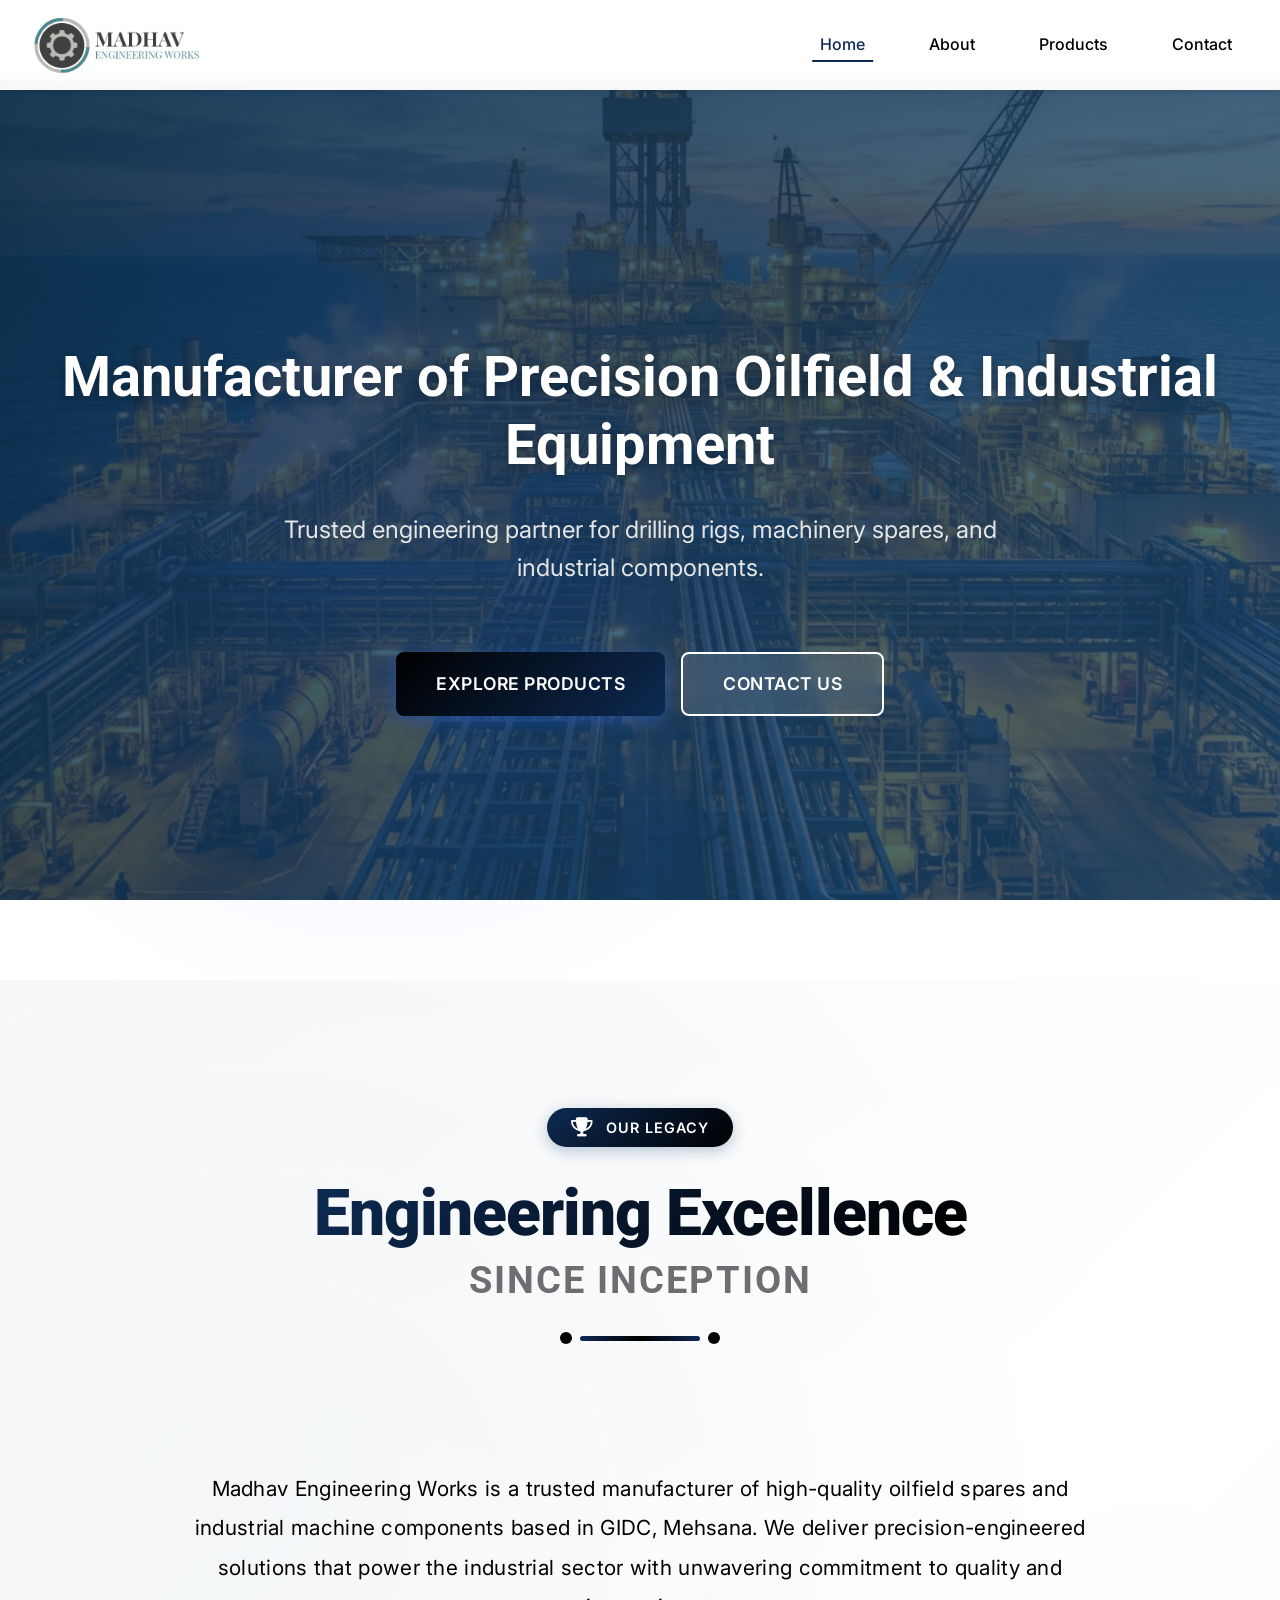
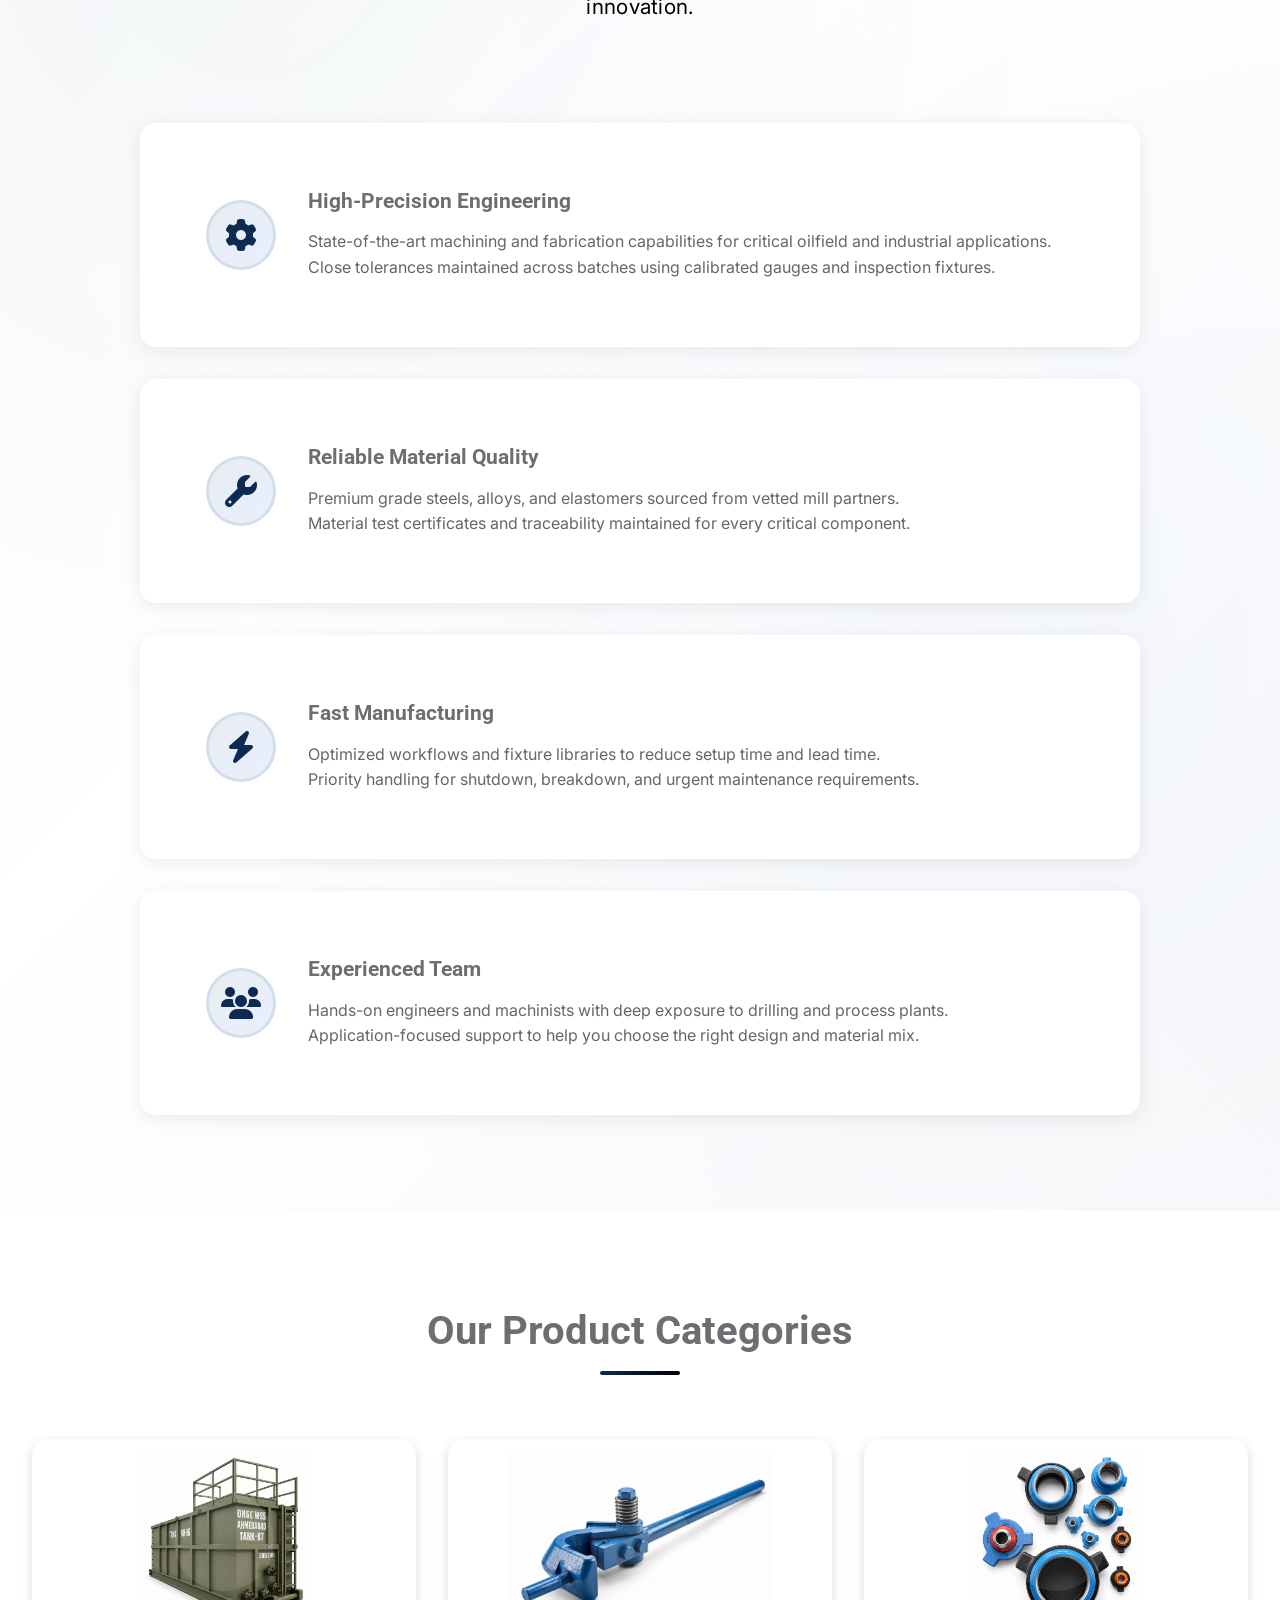
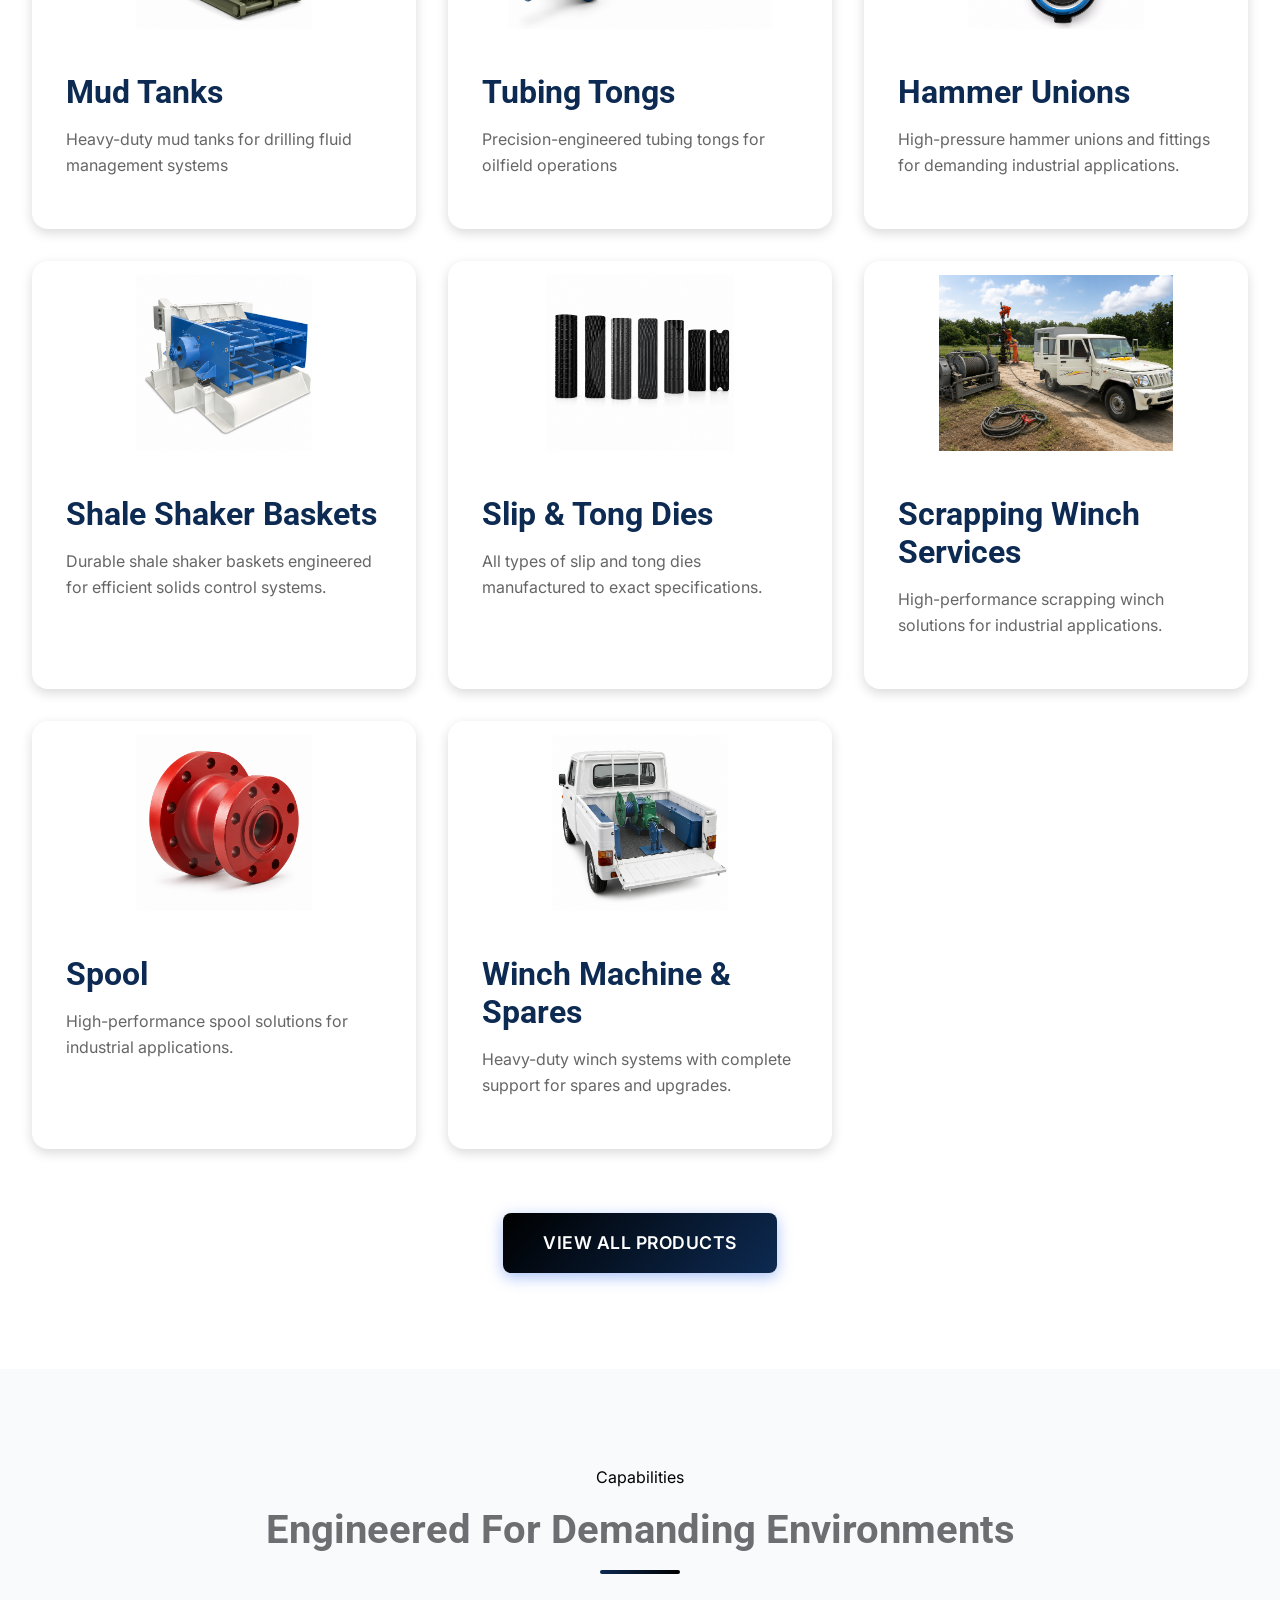
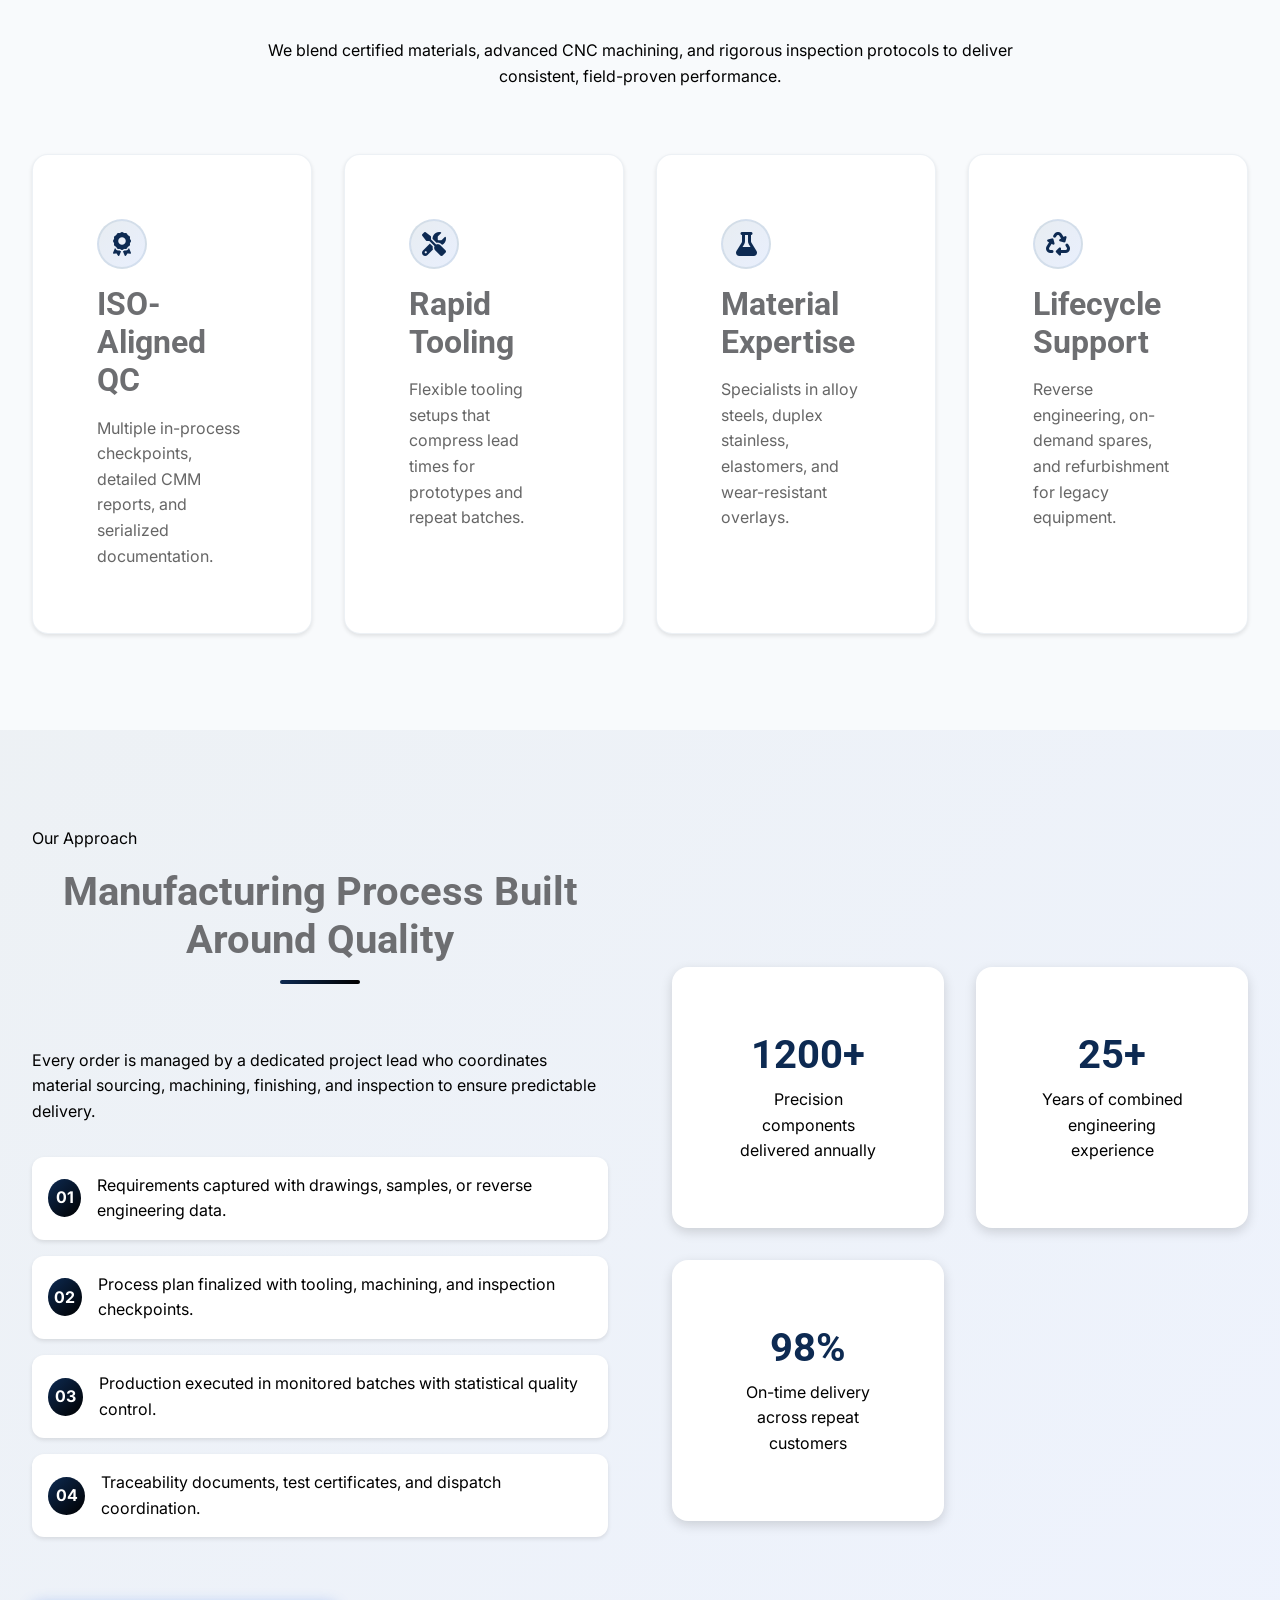
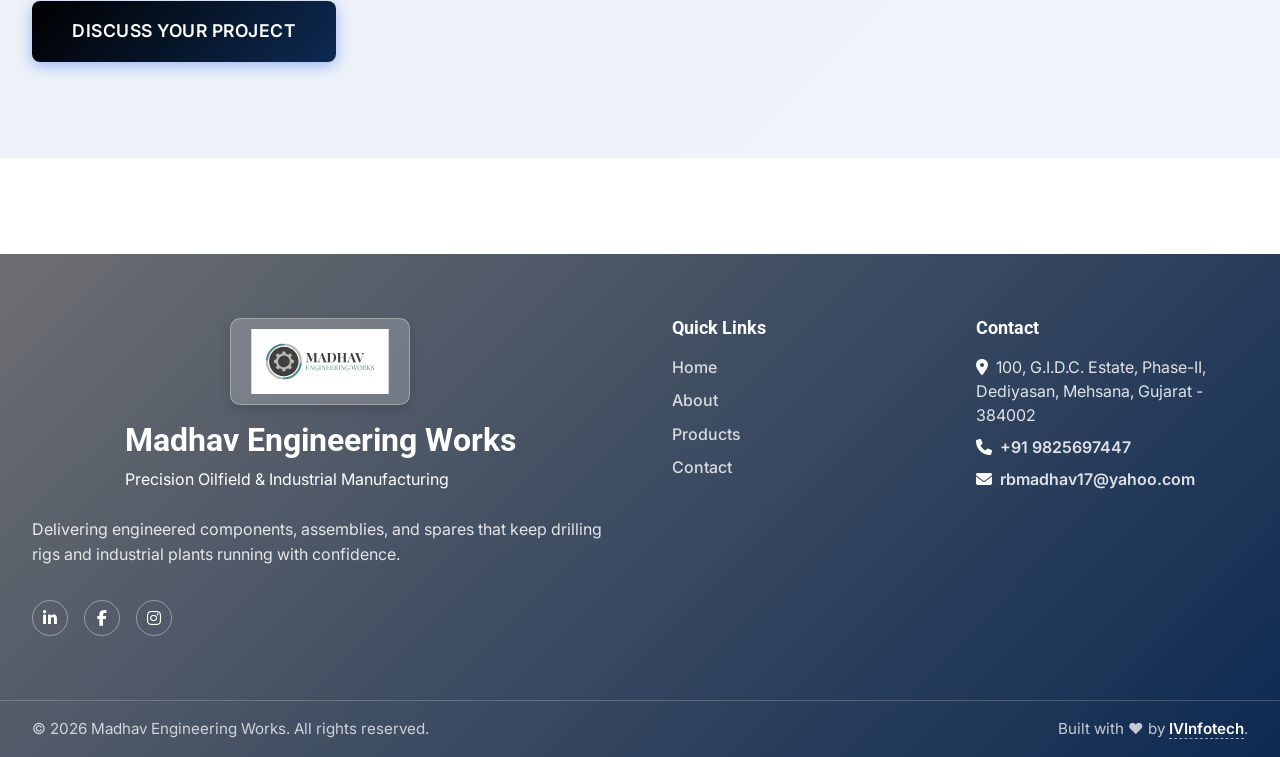
<file: index.html>
<!doctype html>
<html lang="en">
  <head>
    <meta charset="UTF-8" />
    <meta name="viewport" content="width=device-width, initial-scale=1.0" />
    <meta
      name="description"
      content="Madhav Engineering Works - Trusted manufacturer of precision oilfield spares, drilling rig components, and industrial machinery parts in Mehsana, Gujarat."
    />
    <meta
      name="keywords"
      content="oilfield equipment, drilling rig spares, tubing tongs, hammer unions, industrial machinery, Mehsana, Gujarat, ONGC spares"
    />
    <title>
      Madhav Engineering Works - Precision Oilfield & Industrial Equipment
    </title>

    <!-- Fonts -->
    <link rel="preconnect" href="https://fonts.googleapis.com" />
    <link rel="preconnect" href="https://fonts.gstatic.com" crossorigin />
    <link
      href="https://fonts.googleapis.com/css2?family=Inter:wght@400;500;600;700;800&family=Roboto:wght@700;900&display=swap"
      rel="stylesheet"
    />

    <!-- Font Awesome Icons -->
    <link
      rel="stylesheet"
      href="https://cdnjs.cloudflare.com/ajax/libs/font-awesome/6.4.0/css/all.min.css"
      integrity="sha512-iecdLmaskl7CVkqkXNQ/ZH/XLlvWZOJyj7Yy7tcenmpD1ypASozpmT/E0iPtmFIB46ZmdtAc9eNBvH0H/ZpiBw=="
      crossorigin="anonymous"
      referrerpolicy="no-referrer"
    />

    <!-- Styles -->
    <link rel="stylesheet" href="style.css" />
  </head>

  <body>
    <header class="header">
      <nav class="nav-container">
        <a href="index.html" class="logo-link">
          <div class="logo-container">
            <img
              src="logo.png"
              alt="Madhav Engineering Works"
              class="logo-image"
            />
          </div>
        </a>
        <ul class="nav-menu">
          <li><a href="index.html">Home</a></li>
          <li><a href="about.html">About</a></li>
          <li><a href="products.html">Products</a></li>
          <li><a href="contact.html">Contact</a></li>
        </ul>
        <button class="mobile-menu-toggle">
          <span></span>
          <span></span>
          <span></span>
        </button>
      </nav>
    </header>

    <!-- Hero Section -->
    <section class="hero">
      <div class="hero-content">
        <h1>Manufacturer of Precision Oilfield & Industrial Equipment</h1>
        <p class="hero-subtitle">
          Trusted engineering partner for drilling rigs, machinery spares, and
          industrial components.
        </p>
        <div class="cta-buttons">
          <a href="products.html" class="btn btn-primary">Explore Products</a>
          <a href="contact.html" class="btn btn-secondary">Contact Us</a>
        </div>
      </div>
    </section>

    <!-- Engineering Excellence Section -->
    <section class="section excellence-section">
      <div class="container">
        <div class="excellence-wrapper">
          <div class="excellence-header">
            <div class="excellence-badge">
              <i class="fas fa-trophy badge-icon"></i>
              <span class="badge-text">Our Legacy</span>
            </div>
            <h2 class="excellence-title">
              <span class="title-main">Engineering Excellence</span>
              <span class="title-sub">Since Inception</span>
            </h2>
            <div class="title-underline"></div>
          </div>

          <div class="excellence-content">
            <p class="excellence-description">
              Madhav Engineering Works is a trusted manufacturer of high-quality
              oilfield spares and industrial machine components based in GIDC,
              Mehsana. We deliver precision-engineered solutions that power the
              industrial sector with unwavering commitment to quality and
              innovation.
            </p>

            <div class="highlights-grid highlights-grid-four">
              <div class="highlight-card horizontal">
                <div class="highlight-icon"><i class="fas fa-cog"></i></div>
                <div>
                  <h3>High-Precision Engineering</h3>
                  <p>
                    State-of-the-art machining and fabrication capabilities for
                    critical oilfield and industrial applications.
                  </p>
                  <p>
                    Close tolerances maintained across batches using calibrated
                    gauges and inspection fixtures.
                  </p>
                </div>
              </div>
              <div class="highlight-card horizontal">
                <div class="highlight-icon"><i class="fas fa-wrench"></i></div>
                <div>
                  <h3>Reliable Material Quality</h3>
                  <p>
                    Premium grade steels, alloys, and elastomers sourced from
                    vetted mill partners.
                  </p>
                  <p>
                    Material test certificates and traceability maintained for
                    every critical component.
                  </p>
                </div>
              </div>
              <div class="highlight-card horizontal">
                <div class="highlight-icon"><i class="fas fa-bolt"></i></div>
                <div>
                  <h3>Fast Manufacturing</h3>
                  <p>
                    Optimized workflows and fixture libraries to reduce setup
                    time and lead time.
                  </p>
                  <p>
                    Priority handling for shutdown, breakdown, and urgent
                    maintenance requirements.
                  </p>
                </div>
              </div>
              <div class="highlight-card horizontal">
                <div class="highlight-icon"><i class="fas fa-users"></i></div>
                <div>
                  <h3>Experienced Team</h3>
                  <p>
                    Hands-on engineers and machinists with deep exposure to
                    drilling and process plants.
                  </p>
                  <p>
                    Application-focused support to help you choose the right
                    design and material mix.
                  </p>
                </div>
              </div>
            </div>
          </div>
        </div>
      </div>
    </section>

    <!-- Featured Categories -->
    <section class="section">
      <div class="container">
        <h2 class="section-title">Our Product Categories</h2>
        <div class="categories-grid">
          <!-- Skeleton Loading Cards -->
          <div class="skeleton-card">
            <div class="skeleton-image skeleton"></div>
            <div class="skeleton-content">
              <div class="skeleton-title skeleton"></div>
              <div class="skeleton-text skeleton"></div>
              <div class="skeleton-text skeleton"></div>
            </div>
          </div>
          <div class="skeleton-card">
            <div class="skeleton-image skeleton"></div>
            <div class="skeleton-content">
              <div class="skeleton-title skeleton"></div>
              <div class="skeleton-text skeleton"></div>
              <div class="skeleton-text skeleton"></div>
            </div>
          </div>
          <div class="skeleton-card">
            <div class="skeleton-image skeleton"></div>
            <div class="skeleton-content">
              <div class="skeleton-title skeleton"></div>
              <div class="skeleton-text skeleton"></div>
              <div class="skeleton-text skeleton"></div>
            </div>
          </div>
          <div class="skeleton-card">
            <div class="skeleton-image skeleton"></div>
            <div class="skeleton-content">
              <div class="skeleton-title skeleton"></div>
              <div class="skeleton-text skeleton"></div>
              <div class="skeleton-text skeleton"></div>
            </div>
          </div>
          <div class="skeleton-card">
            <div class="skeleton-image skeleton"></div>
            <div class="skeleton-content">
              <div class="skeleton-title skeleton"></div>
              <div class="skeleton-text skeleton"></div>
              <div class="skeleton-text skeleton"></div>
            </div>
          </div>
          <div class="skeleton-card">
            <div class="skeleton-image skeleton"></div>
            <div class="skeleton-content">
              <div class="skeleton-title skeleton"></div>
              <div class="skeleton-text skeleton"></div>
              <div class="skeleton-text skeleton"></div>
            </div>
          </div>
          <div class="skeleton-card">
            <div class="skeleton-image skeleton"></div>
            <div class="skeleton-content">
              <div class="skeleton-title skeleton"></div>
              <div class="skeleton-text skeleton"></div>
              <div class="skeleton-text skeleton"></div>
            </div>
          </div>
          <div class="skeleton-card">
            <div class="skeleton-image skeleton"></div>
            <div class="skeleton-content">
              <div class="skeleton-title skeleton"></div>
              <div class="skeleton-text skeleton"></div>
              <div class="skeleton-text skeleton"></div>
            </div>
          </div>

          <div class="category-card">
            <div class="category-image category-image-with-img">
              <img
                src="products-img/mud_tank.png"
                alt="Mud Tanks"
                class="product-img"
              />
              <div class="image-overlay"><i class="fas fa-cog"></i></div>
            </div>
            <div class="category-content">
              <h3>Mud Tanks</h3>
              <p>Heavy-duty mud tanks for drilling fluid management systems</p>
            </div>
          </div>

          <div class="category-card">
            <div class="category-image category-image-with-img">
              <img
                src="products-img/tubing_tone.png"
                alt="Tubing Tongs"
                class="product-img"
              />
              <div class="image-overlay"><i class="fas fa-wrench"></i></div>
            </div>
            <div class="category-content">
              <h3>Tubing Tongs</h3>
              <p>Precision-engineered tubing tongs for oilfield operations</p>
            </div>
          </div>

          <div class="category-card">
            <div class="category-image category-image-with-img">
              <img
                src="products-img/hammer_unions.png"
                alt="Hammer Unions"
                class="product-img"
              />
              <div class="image-overlay"><i class="fas fa-tools"></i></div>
            </div>
            <div class="category-content">
              <h3>Hammer Unions</h3>
              <p>
                High-pressure hammer unions and fittings for demanding
                industrial applications.
              </p>
            </div>
          </div>

          <div class="category-card">
            <div class="category-image category-image-with-img">
              <img
                src="products-img/shale_shaker_baskets.png"
                alt="Shale Shaker Baskets"
                class="product-img"
              />
              <div class="image-overlay"><i class="fas fa-box"></i></div>
            </div>
            <div class="category-content">
              <h3>Shale Shaker Baskets</h3>
              <p>
                Durable shale shaker baskets engineered for efficient solids
                control systems.
              </p>
            </div>
          </div>

          <!-- Second row categories -->
          <div class="category-card">
            <div class="category-image category-image-with-img">
              <img
                src="products-img/slip_dies.png"
                alt="Slip & Tong Dies"
                class="product-img"
              />
              <div class="image-overlay"><i class="fas fa-hammer"></i></div>
            </div>
            <div class="category-content">
              <h3>Slip & Tong Dies</h3>
              <p>
                All types of slip and tong dies manufactured to exact
                specifications.
              </p>
            </div>
          </div>

          <div class="category-card">
            <div class="category-image category-image-with-img">
              <img
                src="products-img/scrapping_winch_services.png"
                alt="Scrapping Winch Services"
                class="product-img"
              />
              <div class="image-overlay"><i class="fas fa-gears"></i></div>
            </div>
            <div class="category-content">
              <h3>Scrapping Winch Services</h3>
              <p>
                High-performance scrapping winch solutions for industrial
                applications.
              </p>
            </div>
          </div>

          <div class="category-card">
            <div class="category-image category-image-with-img">
              <img
                src="products-img/spool.png"
                alt="Spool"
                class="product-img"
              />
              <div class="image-overlay"><i class="fas fa-water"></i></div>
            </div>
            <div class="category-content">
              <h3>Spool</h3>
              <p>
                High-performance spool solutions for industrial applications.
              </p>
            </div>
          </div>

          <div class="category-card">
            <div class="category-image category-image-with-img">
              <img
                src="products-img/winch_machine_spares.png"
                alt="Winch Machine & Spares"
                class="product-img"
              />
              <div class="image-overlay"><i class="fas fa-industry"></i></div>
            </div>
            <div class="category-content">
              <h3>Winch Machine & Spares</h3>
              <p>
                Heavy-duty winch systems with complete support for spares and
                upgrades.
              </p>
            </div>
          </div>
        </div>

        <div class="text-center mt-3">
          <a href="products.html" class="btn btn-primary">View All Products</a>
        </div>
      </div>
    </section>

    <!-- Capabilities Section -->
    <section class="section capabilities-section">
      <div class="container">
        <div class="capabilities-header">
          <p class="section-label">Capabilities</p>
          <h2 class="section-title">Engineered For Demanding Environments</h2>
          <p>
            We blend certified materials, advanced CNC machining, and rigorous
            inspection protocols to deliver consistent, field-proven
            performance.
          </p>
        </div>
        <div class="capabilities-grid">
          <div class="capability-card">
            <div class="capability-icon"><i class="fas fa-award"></i></div>
            <h3>ISO-Aligned QC</h3>
            <p>
              Multiple in-process checkpoints, detailed CMM reports, and
              serialized documentation.
            </p>
          </div>
          <div class="capability-card">
            <div class="capability-icon"><i class="fas fa-tools"></i></div>
            <h3>Rapid Tooling</h3>
            <p>
              Flexible tooling setups that compress lead times for prototypes
              and repeat batches.
            </p>
          </div>
          <div class="capability-card">
            <div class="capability-icon"><i class="fas fa-flask"></i></div>
            <h3>Material Expertise</h3>
            <p>
              Specialists in alloy steels, duplex stainless, elastomers, and
              wear-resistant overlays.
            </p>
          </div>
          <div class="capability-card">
            <div class="capability-icon"><i class="fas fa-recycle"></i></div>
            <h3>Lifecycle Support</h3>
            <p>
              Reverse engineering, on-demand spares, and refurbishment for
              legacy equipment.
            </p>
          </div>
        </div>
      </div>
    </section>

    <!-- Process Section -->
    <section class="section process-section">
      <div class="container process-container">
        <div class="process-content">
          <p class="section-label">Our Approach</p>
          <h2 class="section-title">
            Manufacturing Process Built Around Quality
          </h2>
          <p>
            Every order is managed by a dedicated project lead who coordinates
            material sourcing, machining, finishing, and inspection to ensure
            predictable delivery.
          </p>
          <ul class="process-list">
            <li>
              <span>01</span> Requirements captured with drawings, samples, or
              reverse engineering data.
            </li>
            <li>
              <span>02</span> Process plan finalized with tooling, machining,
              and inspection checkpoints.
            </li>
            <li>
              <span>03</span> Production executed in monitored batches with
              statistical quality control.
            </li>
            <li>
              <span>04</span> Traceability documents, test certificates, and
              dispatch coordination.
            </li>
          </ul>
          <a href="contact.html" class="btn btn-primary mt-2"
            >Discuss Your Project</a
          >
        </div>
        <div class="process-stats">
          <div class="stat-card">
            <h3>1200+</h3>
            <p>Precision components delivered annually</p>
          </div>
          <div class="stat-card">
            <h3>25+</h3>
            <p>Years of combined engineering experience</p>
          </div>
          <div class="stat-card">
            <h3>98%</h3>
            <p>On-time delivery across repeat customers</p>
          </div>
        </div>
      </div>
    </section>

    <!-- Footer -->
    <footer class="footer">
      <div class="container footer-container">
        <div class="footer-brand">
          <div class="footer-logo">
            <img src="logo.svg" alt="Madhav Engineering Works logo" />
            <div>
              <h3>Madhav Engineering Works</h3>
              <p class="footer-subtitle">
                Precision Oilfield & Industrial Manufacturing
              </p>
            </div>
          </div>
          <p class="footer-brand-text">
            Delivering engineered components, assemblies, and spares that keep
            drilling rigs and industrial plants running with confidence.
          </p>
          <div class="footer-social">
            <a href="#" aria-label="LinkedIn"
              ><i class="fab fa-linkedin-in"></i
            ></a>
            <a href="#" aria-label="Facebook"
              ><i class="fab fa-facebook-f"></i
            ></a>
            <a href="#" aria-label="Instagram"
              ><i class="fab fa-instagram"></i
            ></a>
          </div>
        </div>
        <div class="footer-columns">
          <div class="footer-column">
            <h4>Quick Links</h4>
            <ul class="footer-links-list">
              <li><a href="index.html">Home</a></li>
              <li><a href="about.html">About</a></li>
              <li><a href="products.html">Products</a></li>
              <li><a href="contact.html">Contact</a></li>
            </ul>
          </div>
          <div class="footer-column">
            <h4>Contact</h4>
            <ul class="footer-contact">
              <li>
                <i class="fas fa-location-dot"></i>100, G.I.D.C. Estate,
                Phase-II,<br />Dediyasan, Mehsana, Gujarat - 384002
              </li>
              <li>
                <i class="fas fa-phone"></i
                ><a href="tel:+919825697447">+91 9825697447</a>
              </li>
              <li>
                <i class="fas fa-envelope"></i
                ><a href="mailto:rbmadhav17@yahoo.com">rbmadhav17@yahoo.com</a>
              </li>
            </ul>
          </div>
        </div>
      </div>
      <div class="footer-bottom">
        <div class="container footer-bottom-content">
          <p>
            &copy; <span id="current-year"></span> Madhav Engineering Works. All
            rights reserved.
          </p>
          <p>
            Built with ❤️ by
            <a
              href="https://www.ivinfotech.com"
              target="_blank"
              rel="noopener"
              class="footer-credit-link"
              >IVInfotech</a
            >.
          </p>
        </div>
      </div>
    </footer>

    <!-- Scripts -->
    <script src="script.js"></script>
  </body>
</html>
</file>
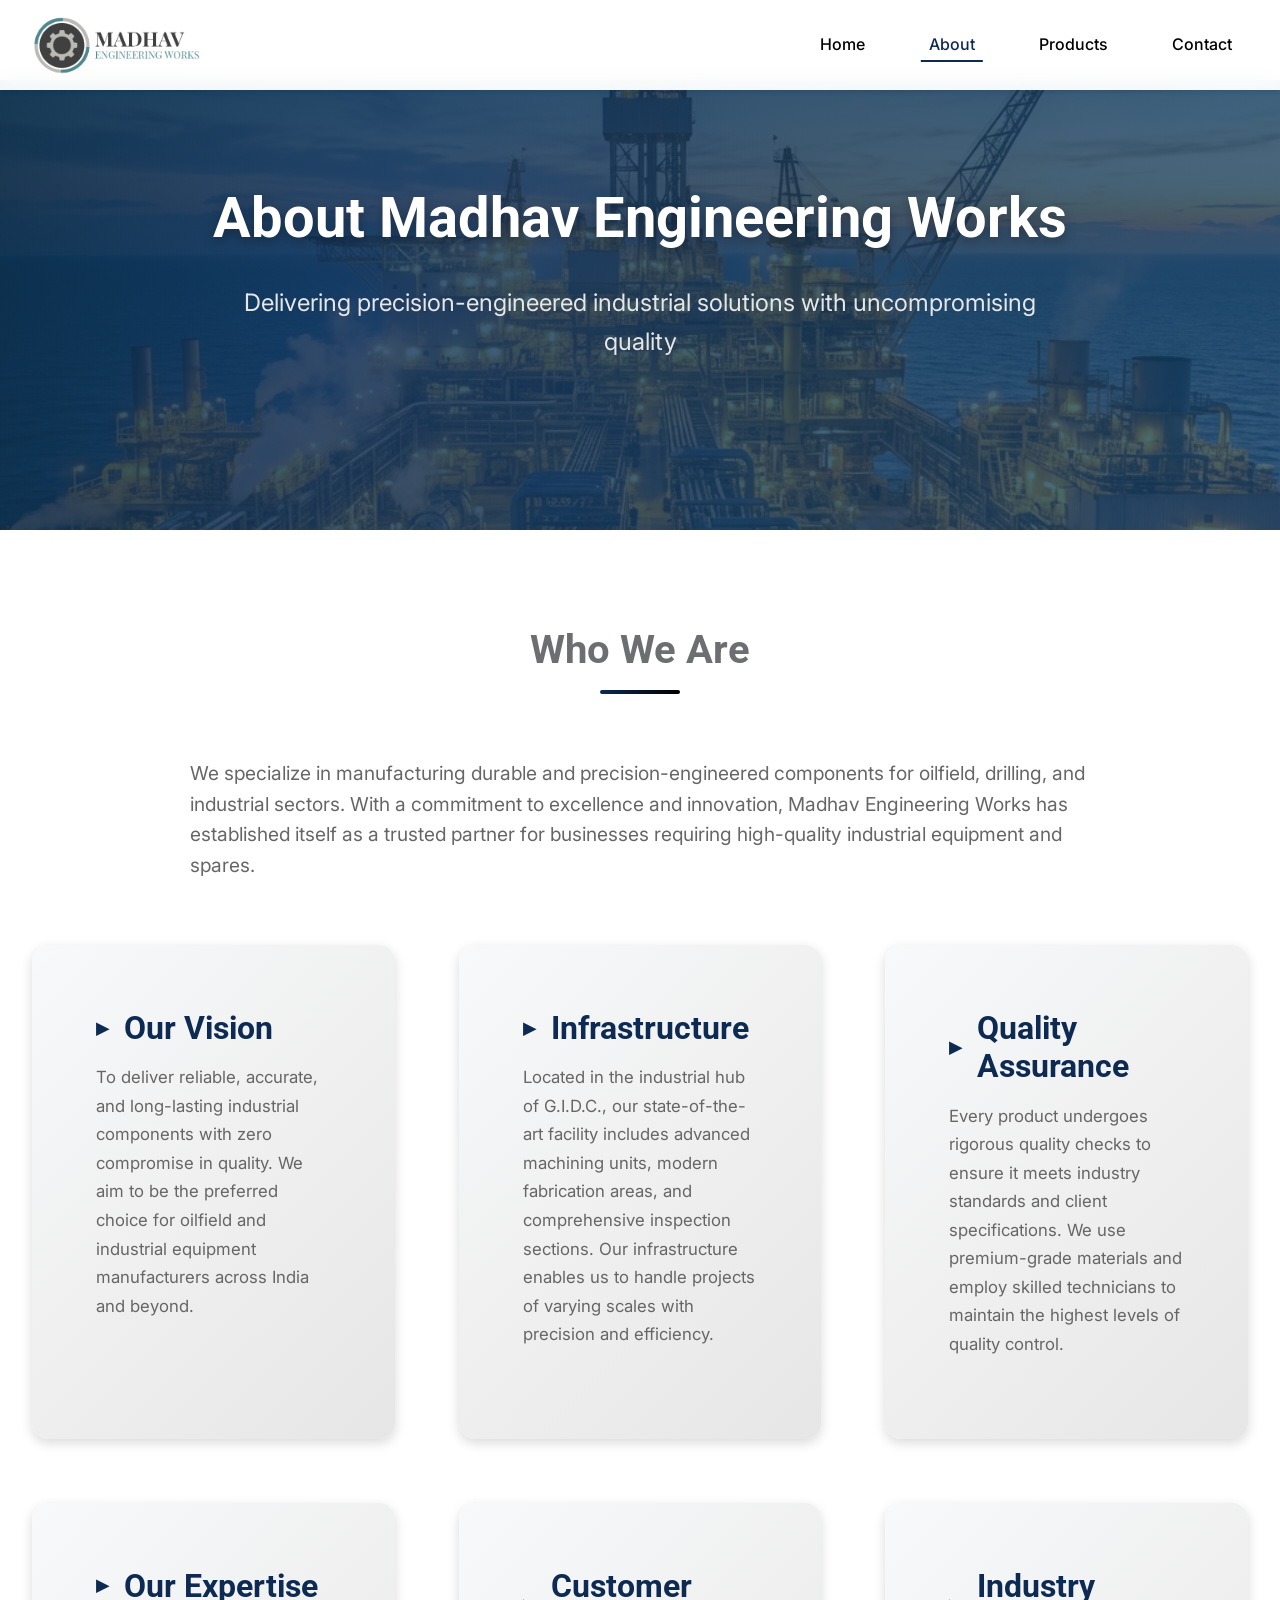
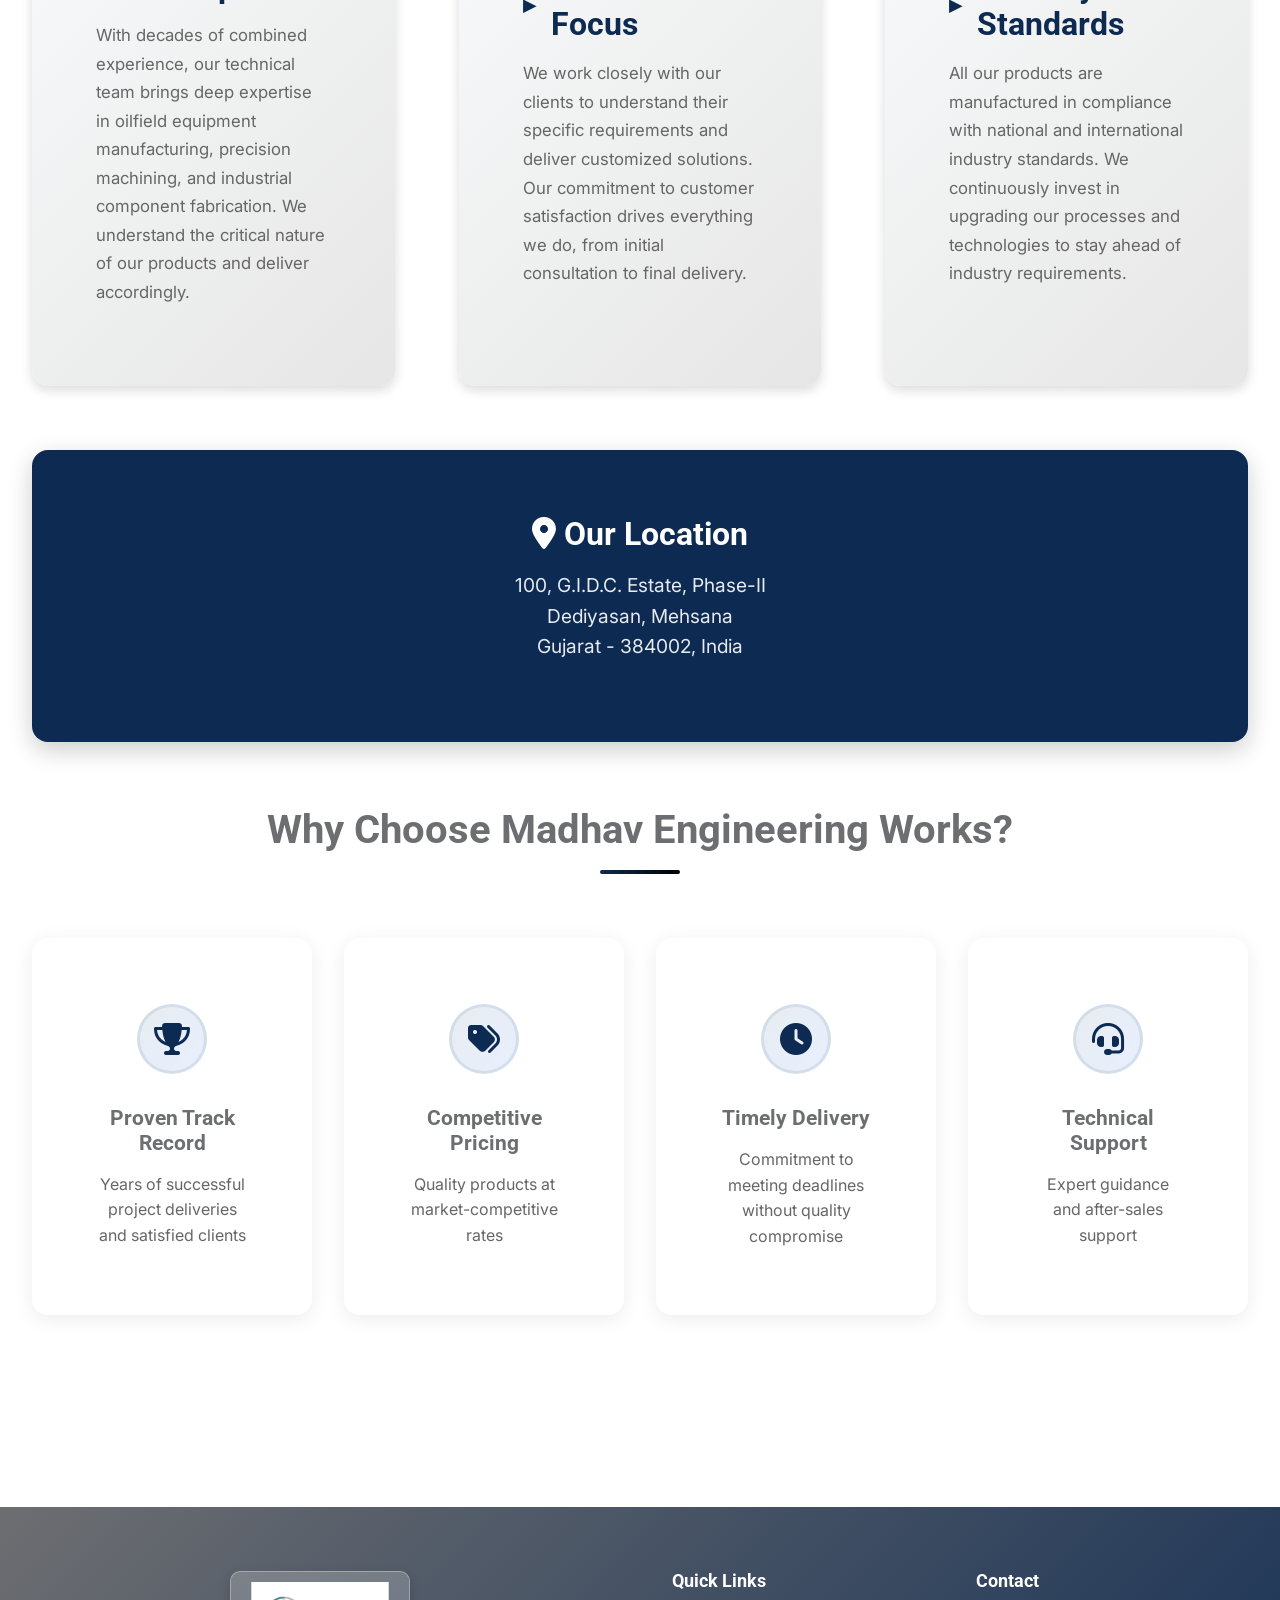
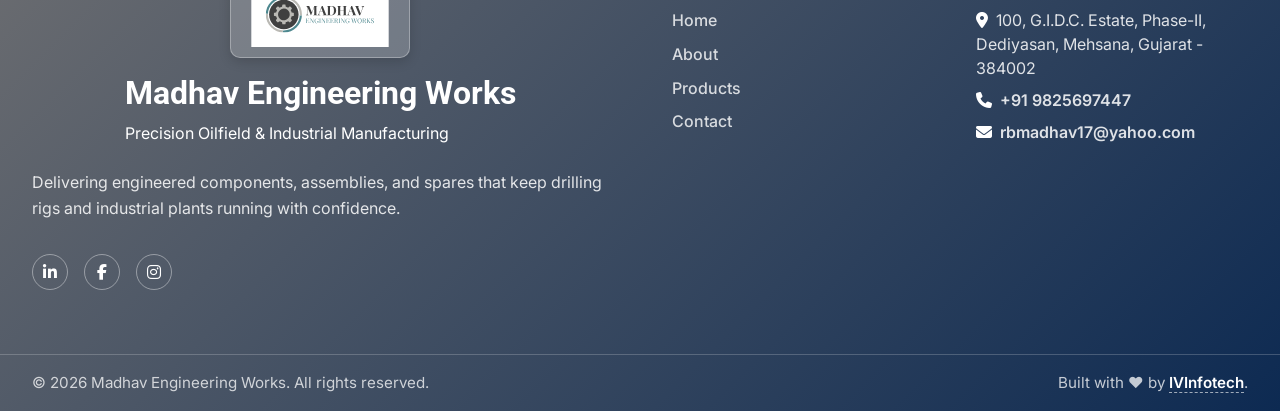
<file: about.html>
<!DOCTYPE html>
<html lang="en">

<head>
    <meta charset="UTF-8">
    <meta name="viewport" content="width=device-width, initial-scale=1.0">
    <meta name="description"
        content="About Madhav Engineering Works - Leading manufacturer of oilfield and industrial equipment in Mehsana, Gujarat. Learn about our vision, infrastructure, and commitment to quality.">
    <meta name="keywords"
        content="about madhav engineering, oilfield manufacturer, industrial equipment, Mehsana Gujarat, GIDC">
    <title>About Us - Madhav Engineering Works</title>

    <!-- Fonts -->
    <link rel="preconnect" href="https://fonts.googleapis.com">
    <link rel="preconnect" href="https://fonts.gstatic.com" crossorigin>
    <link
        href="https://fonts.googleapis.com/css2?family=Inter:wght@400;500;600;700;800&family=Roboto:wght@700;900&display=swap"
        rel="stylesheet">

    <!-- Font Awesome Icons -->
    <link rel="stylesheet" href="https://cdnjs.cloudflare.com/ajax/libs/font-awesome/6.4.0/css/all.min.css"
        integrity="sha512-iecdLmaskl7CVkqkXNQ/ZH/XLlvWZOJyj7Yy7tcenmpD1ypASozpmT/E0iPtmFIB46ZmdtAc9eNBvH0H/ZpiBw=="
        crossorigin="anonymous" referrerpolicy="no-referrer" />

    <!-- Styles -->
    <link rel="stylesheet" href="style.css">
</head>

<body>
    <header class="header">
        <nav class="nav-container">
            <div class="logo-container">
                <img src="logo.png" alt="Madhav Engineering Works" class="logo-image">
                <!-- <span class="logo-text">Madhav Engineering Works</span> -->
            </div>
            <ul class="nav-menu">
                <li><a href="index.html">Home</a></li>
                <li><a href="about.html">About</a></li>
                <li><a href="products.html">Products</a></li>
                <li><a href="contact.html">Contact</a></li>
            </ul>
            <button class="mobile-menu-toggle">
                <span></span>
                <span></span>
                <span></span>
            </button>
        </nav>
    </header>

    <!-- Page Header -->
    <section class="hero" style="min-height: 50vh;">
        <div class="hero-content">
            <h1>About Madhav Engineering Works</h1>
            <p class="hero-subtitle">Delivering precision-engineered industrial solutions with uncompromising quality
            </p>
        </div>
    </section>

    <!-- About Content -->
    <section class="section about-section">
        <div class="container">
            <div class="intro-content">
                <h2 class="section-title">Who We Are</h2>
                <p style="font-size: 1.2rem; max-width: 900px; margin: 0 auto;">
                    We specialize in manufacturing durable and precision-engineered components for oilfield, drilling,
                    and industrial sectors.
                    With a commitment to excellence and innovation, Madhav Engineering Works has established itself as a
                    trusted partner
                    for businesses requiring high-quality industrial equipment and spares.
                </p>
            </div>

            <div class="about-grid" style="margin-top: 4rem;">
                <div class="about-card">
                    <h3>Our Vision</h3>
                    <p>
                        To deliver reliable, accurate, and long-lasting industrial components with zero compromise in
                        quality.
                        We aim to be the preferred choice for oilfield and industrial equipment manufacturers across
                        India and beyond.
                    </p>
                </div>

                <div class="about-card">
                    <h3>Infrastructure</h3>
                    <p>
                        Located in the industrial hub of G.I.D.C., our state-of-the-art facility includes advanced
                        machining units,
                        modern fabrication areas, and comprehensive inspection sections. Our infrastructure enables us
                        to handle
                        projects of varying scales with precision and efficiency.
                    </p>
                </div>

                <div class="about-card">
                    <h3>Quality Assurance</h3>
                    <p>
                        Every product undergoes rigorous quality checks to ensure it meets industry standards and client
                        specifications.
                        We use premium-grade materials and employ skilled technicians to maintain the highest levels of
                        quality control.
                    </p>
                </div>

                <div class="about-card">
                    <h3>Our Expertise</h3>
                    <p>
                        With decades of combined experience, our technical team brings deep expertise in oilfield
                        equipment manufacturing,
                        precision machining, and industrial component fabrication. We understand the critical nature of
                        our products
                        and deliver accordingly.
                    </p>
                </div>

                <div class="about-card">
                    <h3>Customer Focus</h3>
                    <p>
                        We work closely with our clients to understand their specific requirements and deliver
                        customized solutions.
                        Our commitment to customer satisfaction drives everything we do, from initial consultation to
                        final delivery.
                    </p>
                </div>

                <div class="about-card">
                    <h3>Industry Standards</h3>
                    <p>
                        All our products are manufactured in compliance with national and international industry
                        standards.
                        We continuously invest in upgrading our processes and technologies to stay ahead of industry
                        requirements.
                    </p>
                </div>
            </div>

            <!-- Location -->
            <div style="margin-top: 4rem;">
                <div class="address-card">
                    <h3>Our Location</h3>
                    <p style="font-size: 1.2rem; margin-top: 1rem;">
                        100, G.I.D.C. Estate, Phase-II<br>
                        Dediyasan, Mehsana<br>
                        Gujarat - 384002, India
                    </p>
                </div>
            </div>

            <!-- Why Choose Us -->
            <div style="margin-top: 4rem;">
                <h2 class="section-title">Why Choose Madhav Engineering Works?</h2>
                <div class="highlights-grid" style="margin-top: 2rem;">
                    <div class="highlight-card">
                        <div class="highlight-icon"><i class="fas fa-trophy"></i></div>
                        <h3>Proven Track Record</h3>
                        <p>Years of successful project deliveries and satisfied clients</p>
                    </div>
                    <div class="highlight-card">
                        <div class="highlight-icon"><i class="fas fa-tags"></i></div>
                        <h3>Competitive Pricing</h3>
                        <p>Quality products at market-competitive rates</p>
                    </div>
                    <div class="highlight-card">
                        <div class="highlight-icon"><i class="fas fa-clock"></i></div>
                        <h3>Timely Delivery</h3>
                        <p>Commitment to meeting deadlines without quality compromise</p>
                    </div>
                    <div class="highlight-card">
                        <div class="highlight-icon"><i class="fas fa-headset"></i></div>
                        <h3>Technical Support</h3>
                        <p>Expert guidance and after-sales support</p>
                    </div>
                </div>
            </div>
        </div>
    </section>


    <!-- Footer -->
    <footer class="footer">
        <div class="container footer-container">
            <div class="footer-brand">
                <div class="footer-logo">
                    <img src="logo.svg" alt="Madhav Engineering Works logo">
                    <div>
                        <h3>Madhav Engineering Works</h3>
                        <p class="footer-subtitle">Precision Oilfield & Industrial Manufacturing</p>
                    </div>
                </div>
                <p class="footer-brand-text">Delivering engineered components, assemblies, and spares that keep
                    drilling rigs and industrial plants running with confidence.</p>
                <div class="footer-social">
                    <a href="#" aria-label="LinkedIn"><i class="fab fa-linkedin-in"></i></a>
                    <a href="#" aria-label="Facebook"><i class="fab fa-facebook-f"></i></a>
                    <a href="#" aria-label="Instagram"><i class="fab fa-instagram"></i></a>
                </div>
            </div>
            <div class="footer-columns">
                <div class="footer-column">
                    <h4>Quick Links</h4>
                    <ul class="footer-links-list">
                        <li><a href="index.html">Home</a></li>
                        <li><a href="about.html">About</a></li>
                        <li><a href="products.html">Products</a></li>
                        <li><a href="contact.html">Contact</a></li>
                    </ul>
                </div>
               
                <div class="footer-column">
                    <h4>Contact</h4>
                    <ul class="footer-contact">
                        <li><i class="fas fa-location-dot"></i>100, G.I.D.C. Estate, Phase-II,<br>Dediyasan, Mehsana,
                            Gujarat - 384002</li>
                        <li><i class="fas fa-phone"></i><a href="tel:+919825697447">+91 9825697447</a></li>
                        <li><i class="fas fa-envelope"></i><a
                                href="mailto:rbmadhav17@yahoo.com">rbmadhav17@yahoo.com</a></li>
                    </ul>
                </div>
            </div>
        </div>
        <div class="footer-bottom">
            <div class="container footer-bottom-content">
                <p>&copy; <span id="current-year"></span> Madhav Engineering Works. All rights reserved.</p>
                <p>Built with ❤️ by <a href="https://www.ivinfotech.com" target="_blank" rel="noopener" class="footer-credit-link">IVInfotech</a>.</p>
            </div>
        </div>
    </footer>

    <!-- Scripts -->
    <script src="script.js"></script>
    </body>

</html>
</file>
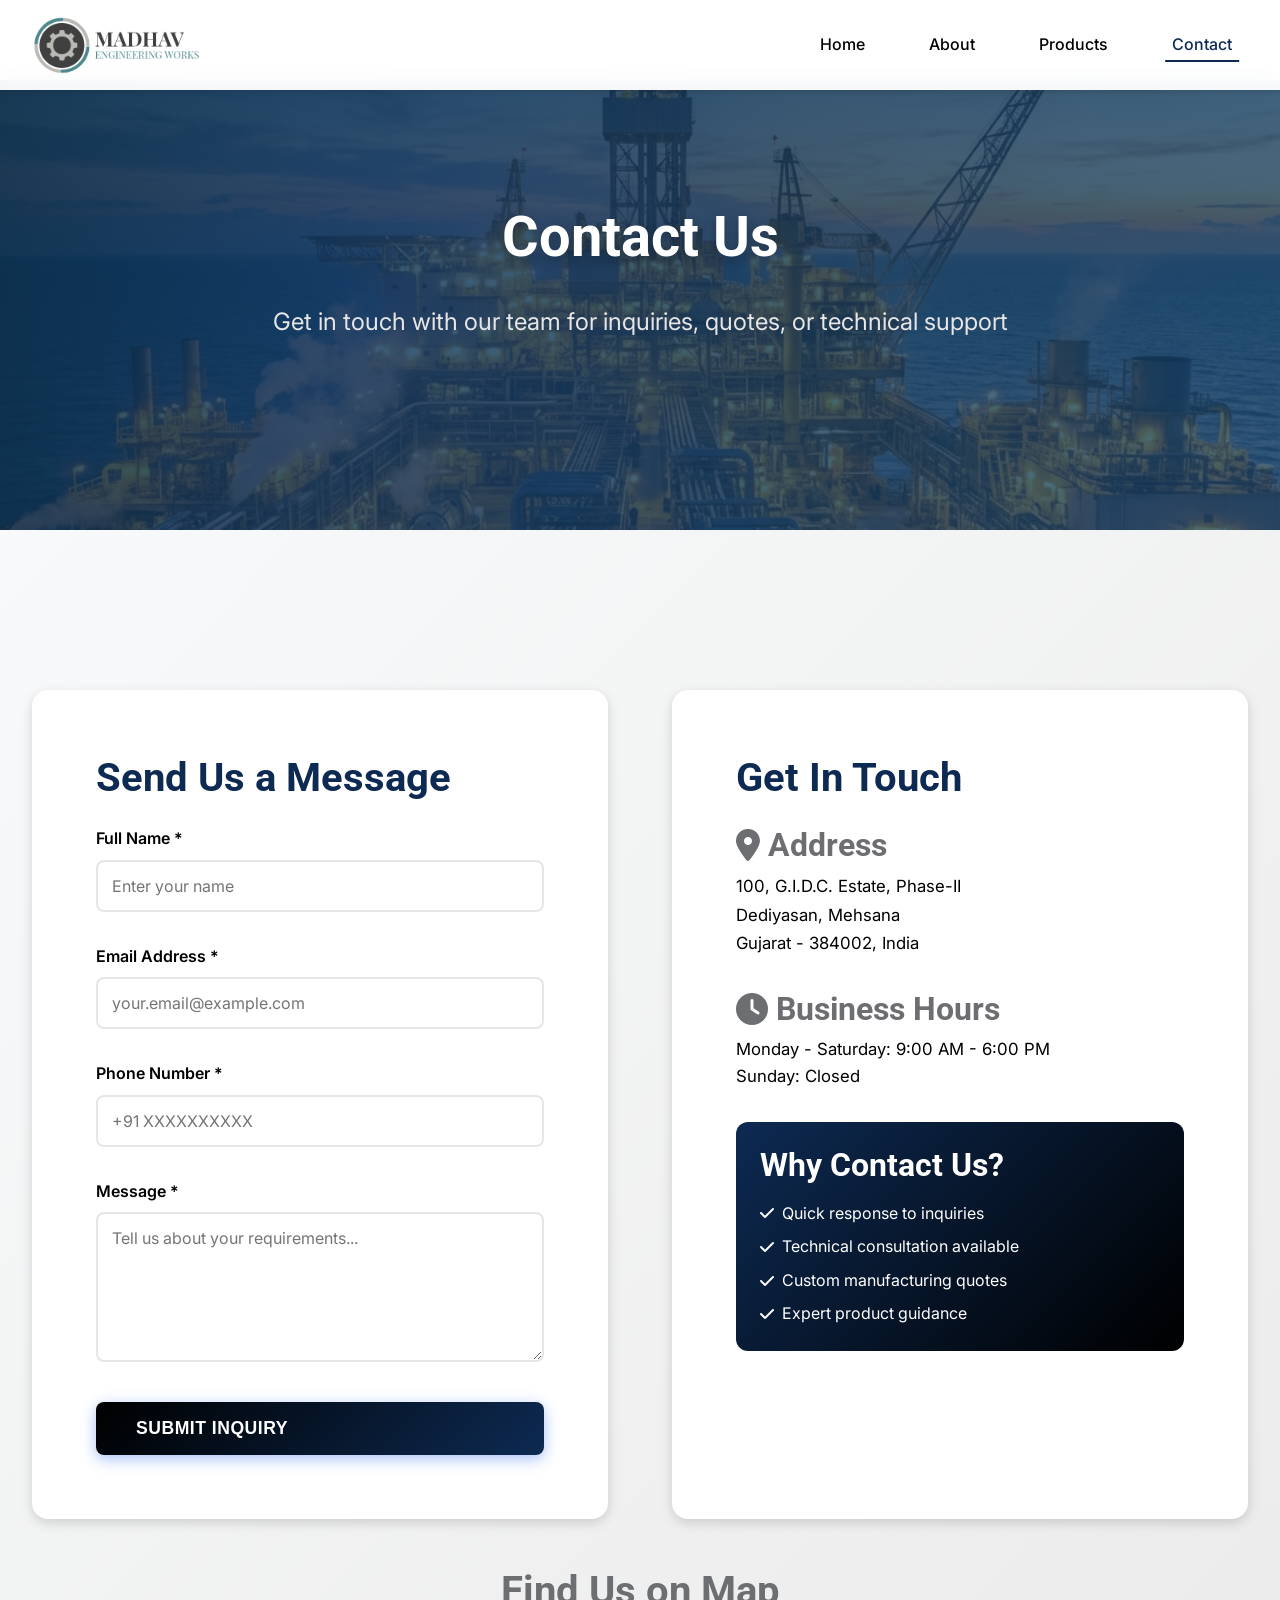
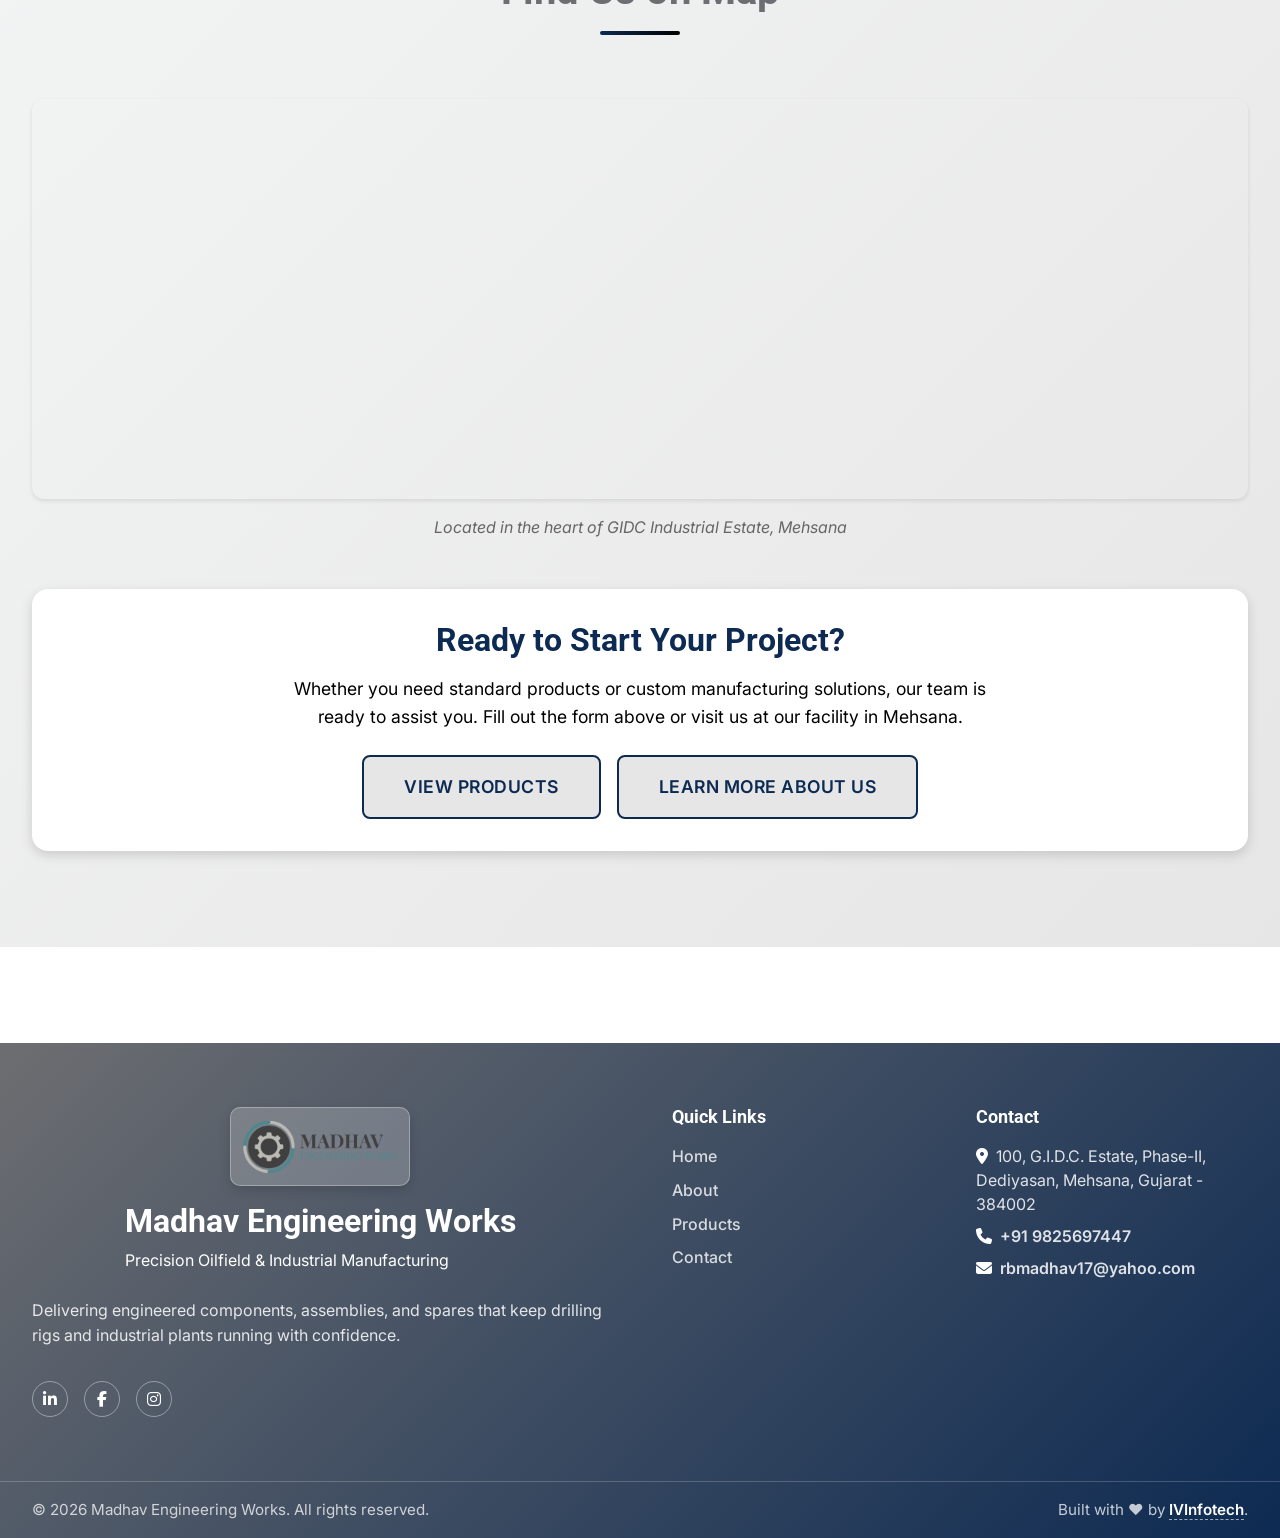
<file: contact.html>
<!DOCTYPE html>
<html lang="en">

<head>
    <meta charset="UTF-8">
    <meta name="viewport" content="width=device-width, initial-scale=1.0">
    <meta name="description"
        content="Contact Madhav Engineering Works - Get in touch for oilfield equipment, drilling rig spares, and industrial machinery. Located in Mehsana, Gujarat.">
    <meta name="keywords"
        content="contact madhav engineering, oilfield equipment inquiry, Mehsana Gujarat, GIDC contact">
    <title>Contact Us - Madhav Engineering Works</title>

    <!-- Fonts -->
    <link rel="preconnect" href="https://fonts.googleapis.com">
    <link rel="preconnect" href="https://fonts.gstatic.com" crossorigin>
    <link
        href="https://fonts.googleapis.com/css2?family=Inter:wght@400;500;600;700;800&family=Roboto:wght@700;900&display=swap"
        rel="stylesheet">

    <!-- Font Awesome Icons -->
    <link rel="stylesheet" href="https://cdnjs.cloudflare.com/ajax/libs/font-awesome/6.4.0/css/all.min.css"
        integrity="sha512-iecdLmaskl7CVkqkXNQ/ZH/XLlvWZOJyj7Yy7tcenmpD1ypASozpmT/E0iPtmFIB46ZmdtAc9eNBvH0H/ZpiBw=="
        crossorigin="anonymous" referrerpolicy="no-referrer" />

    <!-- Styles -->
    <link rel="stylesheet" href="style.css">
</head>

<body>
    <header class="header">
        <nav class="nav-container">
            <div class="logo-container">
                <img src="logo.png" alt="Madhav Engineering Works" class="logo-image">
                <!-- <span class="logo-text">Madhav Engineering Works</span> -->
            </div>
            <ul class="nav-menu">
                <li><a href="index.html">Home</a></li>
                <li><a href="about.html">About</a></li>
                <li><a href="products.html">Products</a></li>
                <li><a href="contact.html">Contact</a></li>
            </ul>
            <button class="mobile-menu-toggle">
                <span></span>
                <span></span>
                <span></span>
            </button>
        </nav>
    </header>

    <!-- Page Header -->
    <section class="hero" style="min-height: 50vh;">
        <div class="hero-content">
            <h1>Contact Us</h1>
            <p class="hero-subtitle">Get in touch with our team for inquiries, quotes, or technical support</p>
        </div>
    </section>

    <!-- Contact Section -->
    <section class="section contact-section">
        <div class="container">
            <div class="contact-container">
                <!-- Contact Form -->
                <div class="contact-form">
                    <h2 style="color: var(--primary-blue); margin-bottom: 1.5rem;">Send Us a Message</h2>
                    <div id="form-error" style="display:none; padding:12px; border-radius:8px; margin-bottom:1rem; font-weight:600; background:#ffebee; color:#c62828;"></div>
                    <form id="inquiry-form">
                        <div class="form-group">
                            <label for="name">Full Name *</label>
                            <input type="text" id="name" name="name" required placeholder="Enter your name">
                        </div>

                        <div class="form-group">
                            <label for="email">Email Address *</label>
                            <input type="email" id="email" name="email" required placeholder="your.email@example.com">
                        </div>

                        <div class="form-group">
                            <label for="phone">Phone Number *</label>
                            <input type="tel" id="phone" name="phone" required placeholder="+91 XXXXXXXXXX">
                        </div>

                        <div class="form-group">
                            <label for="message">Message *</label>
                            <textarea id="message" name="message" required
                                placeholder="Tell us about your requirements..."></textarea>
                        </div>

                        <button type="submit" id="submit-btn" class="btn btn-primary" style="width: 100%;">Submit Inquiry</button>
                    </form>
                </div>

                <!-- Contact Info -->
                <div class="contact-info">
                    <h2 style="color: var(--primary-blue); margin-bottom: 1.5rem;">Get In Touch</h2>

                    <div style="margin-bottom: 2rem;">
                        <h3
                            style="color: var(--secondary-navy); margin-bottom: 0.5rem; display: flex; align-items: center; gap: 0.5rem;">
                            <i class="fas fa-map-marker-alt"></i> Address
                        </h3>
                        <p style="color: var(--text-dark); font-size: 1.05rem; line-height: 1.7;">
                            100, G.I.D.C. Estate, Phase-II<br>
                            Dediyasan, Mehsana<br>
                            Gujarat - 384002, India
                        </p>
                    </div>

                    <div style="margin-bottom: 2rem;">
                        <h3
                            style="color: var(--secondary-navy); margin-bottom: 0.5rem; display: flex; align-items: center; gap: 0.5rem;">
                            <i class="fas fa-clock"></i> Business Hours
                        </h3>
                        <p style="color: var(--text-dark); font-size: 1.05rem;">
                            Monday - Saturday: 9:00 AM - 6:00 PM<br>
                            Sunday: Closed
                        </p>
                    </div>

                    <div
                        style="background: linear-gradient(135deg, var(--primary-blue), var(--accent-blue)); padding: 1.5rem; border-radius: 12px; color: white;">
                        <h3 style="color: white; margin-bottom: 1rem;">Why Contact Us?</h3>
                        <ul style="list-style: none; padding: 0;">
                            <li style="margin-bottom: 0.5rem; display: flex; align-items: center; gap: 0.5rem;">
                                <i class="fas fa-check"></i> Quick response to inquiries
                            </li>
                            <li style="margin-bottom: 0.5rem; display: flex; align-items: center; gap: 0.5rem;">
                                <i class="fas fa-check"></i> Technical consultation available
                            </li>
                            <li style="margin-bottom: 0.5rem; display: flex; align-items: center; gap: 0.5rem;">
                                <i class="fas fa-check"></i> Custom manufacturing quotes
                            </li>
                            <li style="display: flex; align-items: center; gap: 0.5rem;">
                                <i class="fas fa-check"></i> Expert product guidance
                            </li>
                        </ul>
                    </div>
                </div>
            </div>

            <!-- Map Section -->
            <div style="margin-top: 3rem;">
                <h2 class="section-title">Find Us on Map</h2>
                <div class="map-container">
                    <iframe
                        src="https://www.google.com/maps/embed?pb=!1m18!1m12!1m3!1d3654.7234567890123!2d72.3456789!3d23.5987654!2m3!1f0!2f0!3f0!3m2!1i1024!2i768!4f13.1!3m3!1m2!1s0x0%3A0x0!2zMjPCsDM1JzU1LjYiTiA3MsKwMjAnNDQuNCJF!5e0!3m2!1sen!2sin!4v1234567890123!5m2!1sen!2sin&q=GIDC+Estate+Phase+II+Dediyasan+Mehsana+Gujarat"
                        allowfullscreen="" loading="lazy" referrerpolicy="no-referrer-when-downgrade"
                        title="Madhav Engineering Works Location">
                    </iframe>
                </div>
                <p style="text-align: center; margin-top: 1rem; color: var(--text-light);">
                    <em>Located in the heart of GIDC Industrial Estate, Mehsana</em>
                </p>
            </div>

            <!-- Additional Info -->
            <div
                style="margin-top: 3rem; background: white; padding: 2rem; border-radius: 16px; box-shadow: var(--shadow-md); text-align: center;">
                <h3 style="color: var(--primary-blue); margin-bottom: 1rem;">Ready to Start Your Project?</h3>
                <p style="font-size: 1.1rem; color: var(--text-dark); max-width: 700px; margin: 0 auto 1.5rem;">
                    Whether you need standard products or custom manufacturing solutions, our team is ready to assist
                    you.
                    Fill out the form above or visit us at our facility in Mehsana.
                </p>
                <div style="display: flex; gap: 1rem; justify-content: center; flex-wrap: wrap;">
                    <a href="products.html" class="btn btn-secondary"
                        style="background: var(--light-gray); color: var(--primary-blue); border: 2px solid var(--primary-blue);">
                        View Products
                    </a>
                    <a href="about.html" class="btn btn-secondary"
                        style="background: var(--light-gray); color: var(--primary-blue); border: 2px solid var(--primary-blue);">
                        Learn More About Us
                    </a>
                </div>
            </div>
        </div>
    </section>

      <!-- Footer -->
    <footer class="footer">
        <div class="container footer-container">
            <div class="footer-brand">
                <div class="footer-logo">
                    <img src="logo.png" alt="Madhav Engineering Works logo">
                    <div>
                        <h3>Madhav Engineering Works</h3>
                        <p class="footer-subtitle">Precision Oilfield & Industrial Manufacturing</p>
                    </div>
                </div>
                <p class="footer-brand-text">Delivering engineered components, assemblies, and spares that keep
                    drilling rigs and industrial plants running with confidence.</p>
                <div class="footer-social">
                    <a href="#" aria-label="LinkedIn"><i class="fab fa-linkedin-in"></i></a>
                    <a href="#" aria-label="Facebook"><i class="fab fa-facebook-f"></i></a>
                    <a href="#" aria-label="Instagram"><i class="fab fa-instagram"></i></a>
                </div>
            </div>
            <div class="footer-columns">
                <div class="footer-column">
                    <h4>Quick Links</h4>
                    <ul class="footer-links-list">
                        <li><a href="index.html">Home</a></li>
                        <li><a href="about.html">About</a></li>
                        <li><a href="products.html">Products</a></li>
                        <li><a href="contact.html">Contact</a></li>
                    </ul>
                </div>

                <div class="footer-column">
                    <h4>Contact</h4>
                    <ul class="footer-contact">
                        <li><i class="fas fa-location-dot"></i>100, G.I.D.C. Estate, Phase-II,<br>Dediyasan, Mehsana,
                            Gujarat - 384002</li>
                        <li><i class="fas fa-phone"></i><a href="tel:+919825697447">+91 9825697447</a></li>
                        <li><i class="fas fa-envelope"></i><a
                                href="mailto:rbmadhav17@yahoo.com">rbmadhav17@yahoo.com</a></li>
                    </ul>
                </div>
            </div>
        </div>
        <div class="footer-bottom">
            <div class="container footer-bottom-content">
                <p>&copy; <span id="current-year"></span> Madhav Engineering Works. All rights reserved.</p>
                <p>Built with ❤️ by <a href="https://www.ivinfotech.com" target="_blank" rel="noopener" class="footer-credit-link">IVInfotech</a>.</p>
            </div>
        </div>
    </footer>
    
    <!-- Scripts -->
    <script src="script.js"></script>
    <!-- Thank You Modal -->
    <div id="thankyou-modal" style="display:none; position:fixed; inset:0; z-index:9999; align-items:center; justify-content:center; background:rgba(13,42,82,0.55); backdrop-filter:blur(4px);">
        <div style="background:#fff; border-radius:16px; padding:2.5rem 2rem; max-width:420px; width:90%; text-align:center; box-shadow:0 24px 64px rgba(13,42,82,0.25); position:relative; animation:modalIn 0.35s cubic-bezier(.4,0,.2,1);">
            <div style="width:72px; height:72px; background:linear-gradient(135deg,#0D2A52,#6D6E71); border-radius:50%; display:flex; align-items:center; justify-content:center; margin:0 auto 1.5rem;">
                <i class="fas fa-check" style="color:#fff; font-size:2rem;"></i>
            </div>
            <h2 style="color:#0D2A52; font-family:'Roboto',sans-serif; font-size:1.6rem; margin:0 0 0.75rem;">Thank You!</h2>
            <p style="color:#6D6E71; font-size:1rem; line-height:1.6; margin:0 0 0.5rem;">Your inquiry has been submitted successfully.</p>
            <p style="color:#6D6E71; font-size:0.95rem; line-height:1.6; margin:0 0 2rem;">Our team will get back to you within <strong style="color:#0D2A52;">24–48 hours</strong>.</p>
            <button onclick="document.getElementById('thankyou-modal').style.display='none';" style="background:#0D2A52; color:#fff; border:none; border-radius:8px; padding:0.75rem 2.5rem; font-size:1rem; font-weight:600; cursor:pointer; transition:background 0.2s;" onmouseover="this.style.background='#6D6E71'" onmouseout="this.style.background='#0D2A52'">Close</button>
        </div>
    </div>

    <style>
        @keyframes modalIn {
            from { opacity:0; transform:scale(0.92) translateY(20px); }
            to   { opacity:1; transform:scale(1) translateY(0); }
        }
    </style>

    <script>
        document.getElementById('inquiry-form').addEventListener('submit', function(e) {
            e.preventDefault();
            var btn = document.getElementById('submit-btn');
            var err = document.getElementById('form-error');
            btn.disabled = true;
            btn.textContent = 'Sending...';
            err.style.display = 'none';
            var formData = new FormData(this);
            fetch('send_mail.php', { method: 'POST', body: formData })
                .then(function(r) { return r.json(); })
                .then(function(data) {
                    if (data.success) {
                        document.getElementById('inquiry-form').reset();
                        var modal = document.getElementById('thankyou-modal');
                        modal.style.display = 'flex';
                    } else {
                        err.style.display = 'block';
                        err.textContent = data.message || 'Something went wrong. Please try again.';
                    }
                    btn.disabled = false;
                    btn.textContent = 'Submit Inquiry';
                })
                .catch(function() {
                    err.style.display = 'block';
                    err.textContent = 'Network error. Please try again.';
                    btn.disabled = false;
                    btn.textContent = 'Submit Inquiry';
                });
        });

        document.getElementById('thankyou-modal').addEventListener('click', function(e) {
            if (e.target === this) this.style.display = 'none';
        });
    </script>

    </body>

</html>
</file>
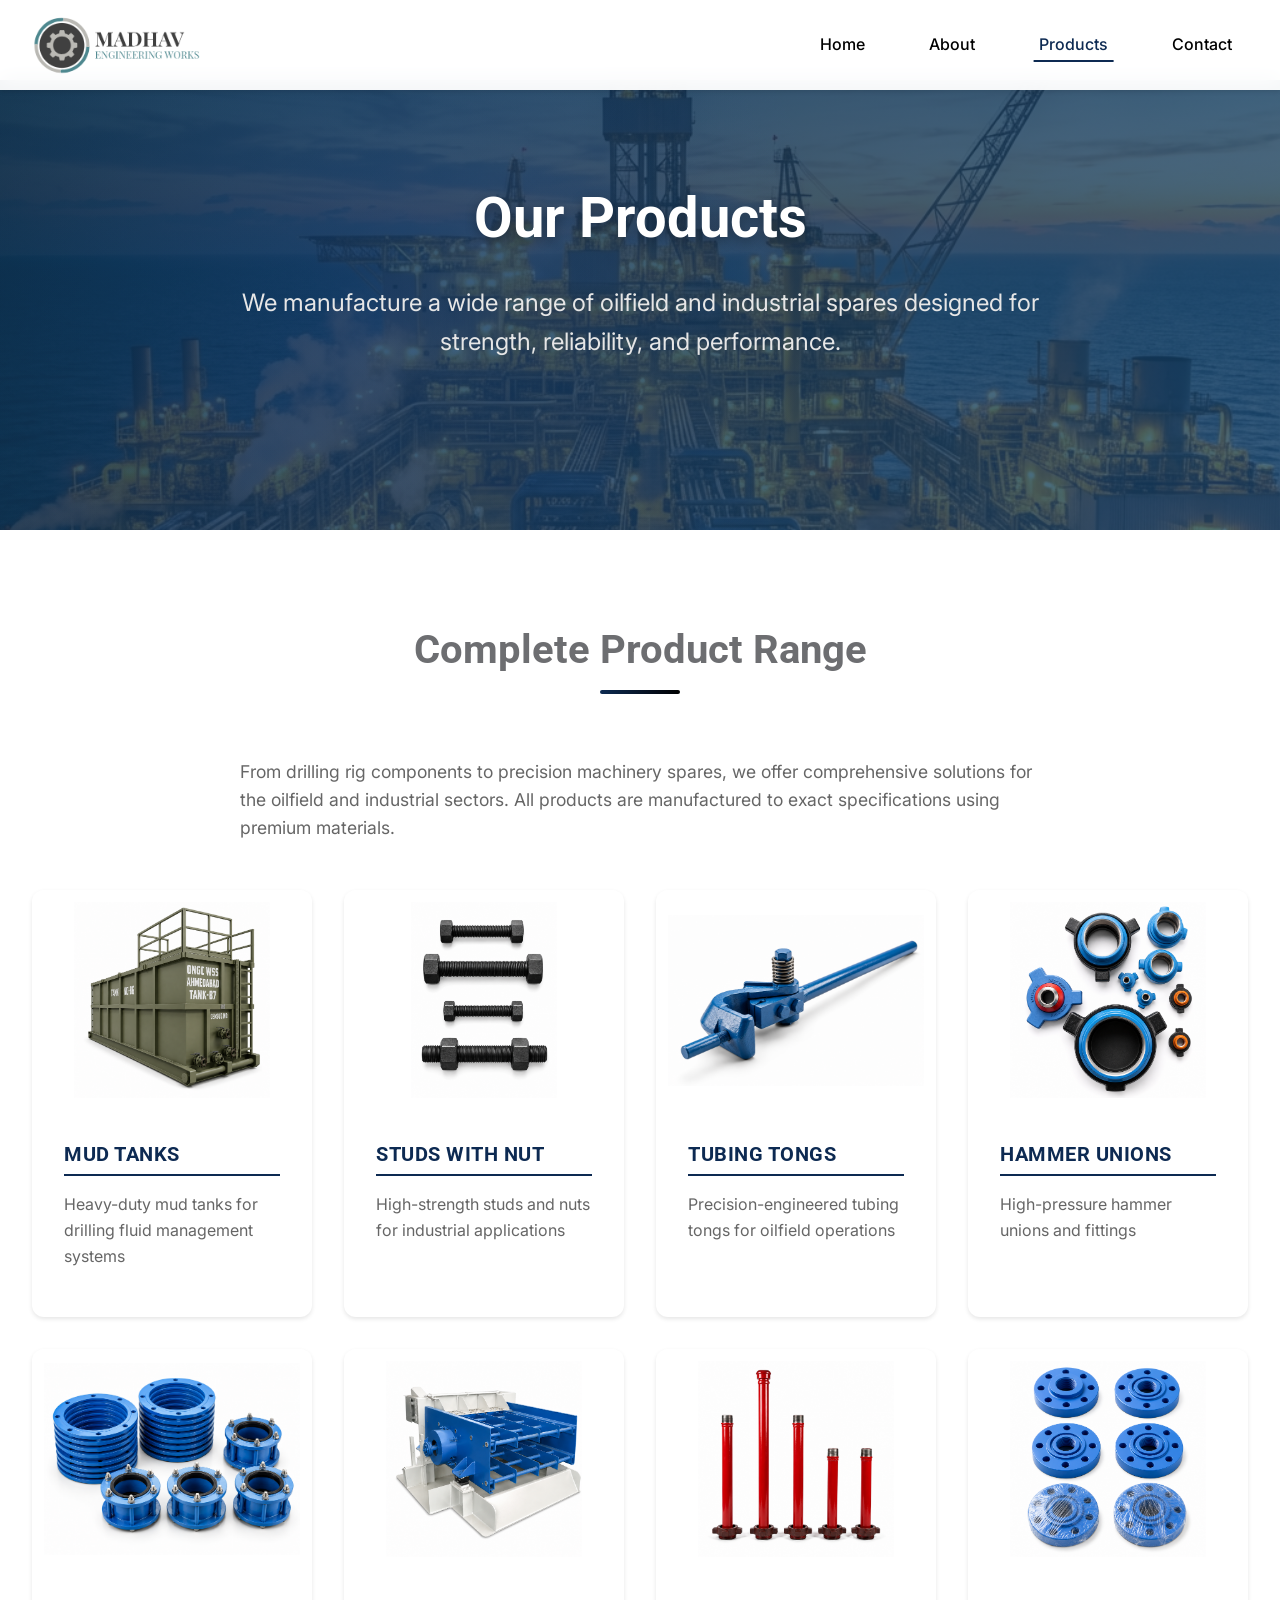
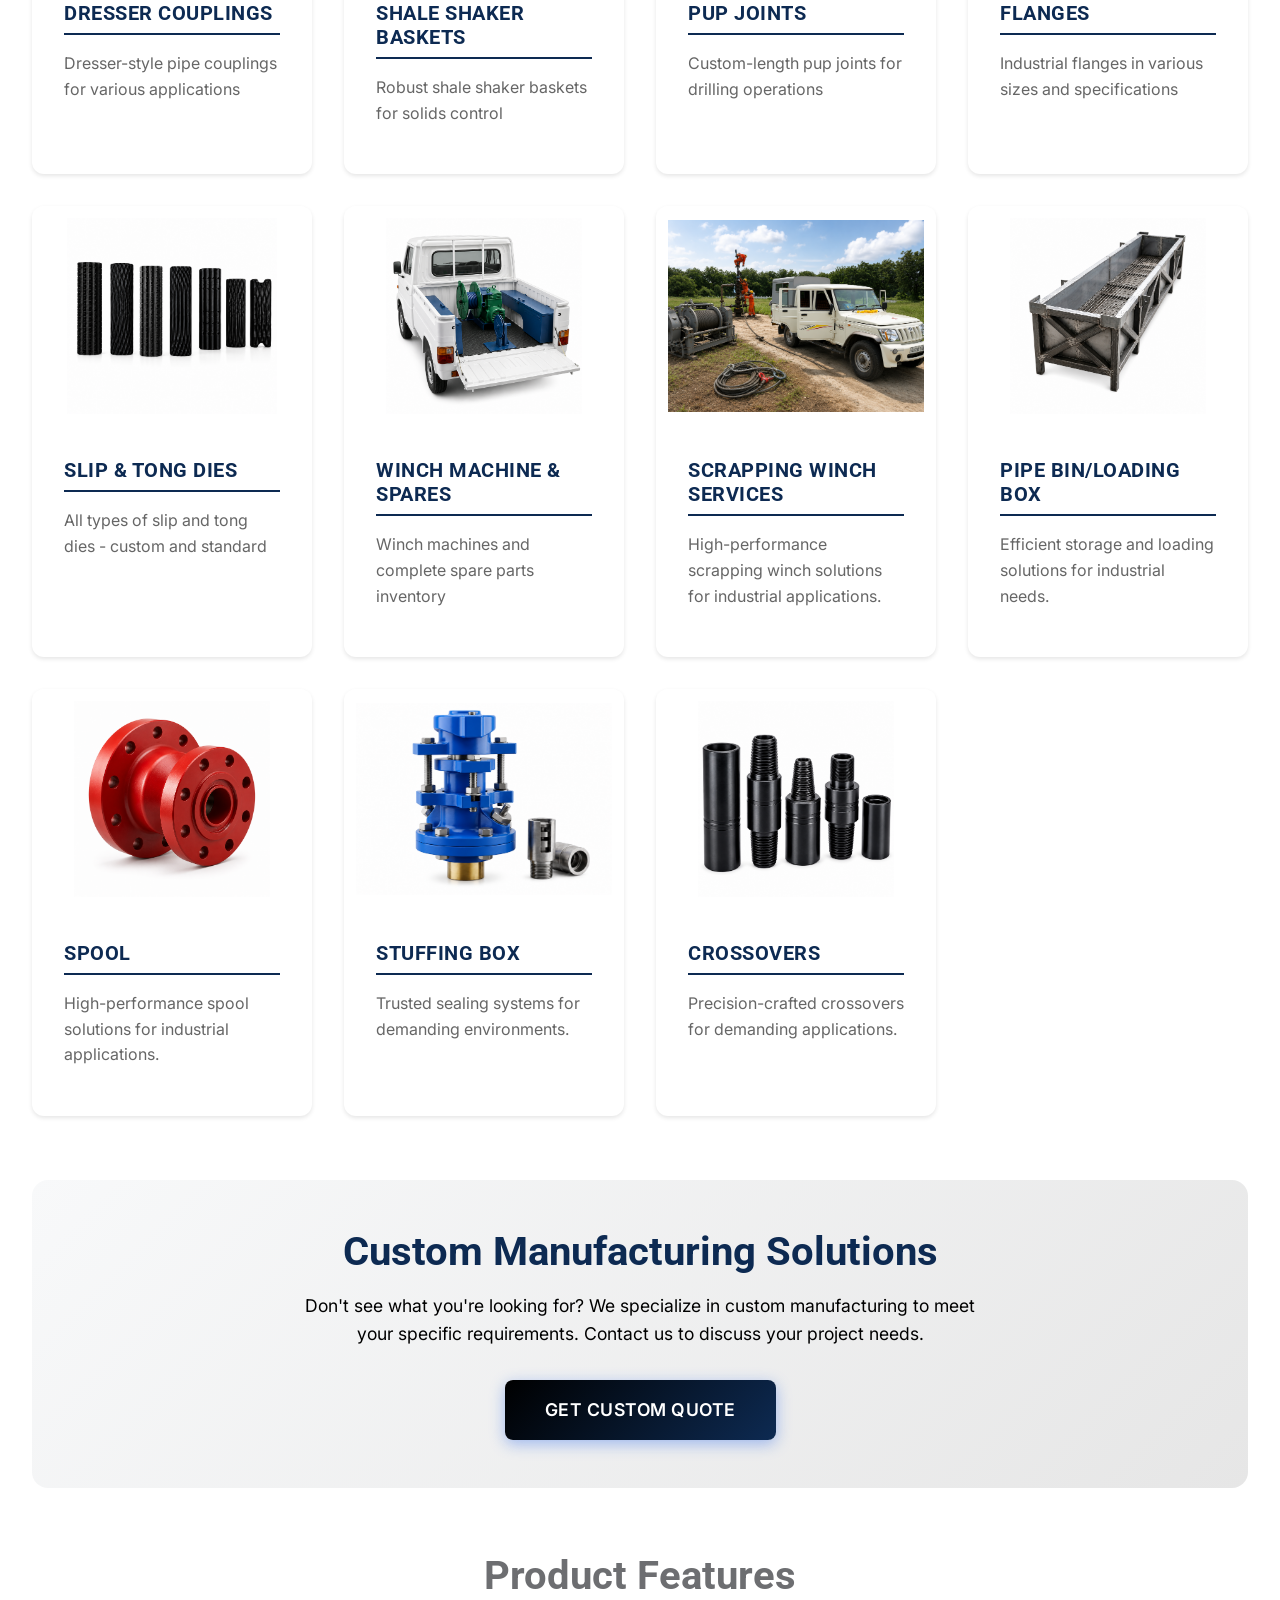
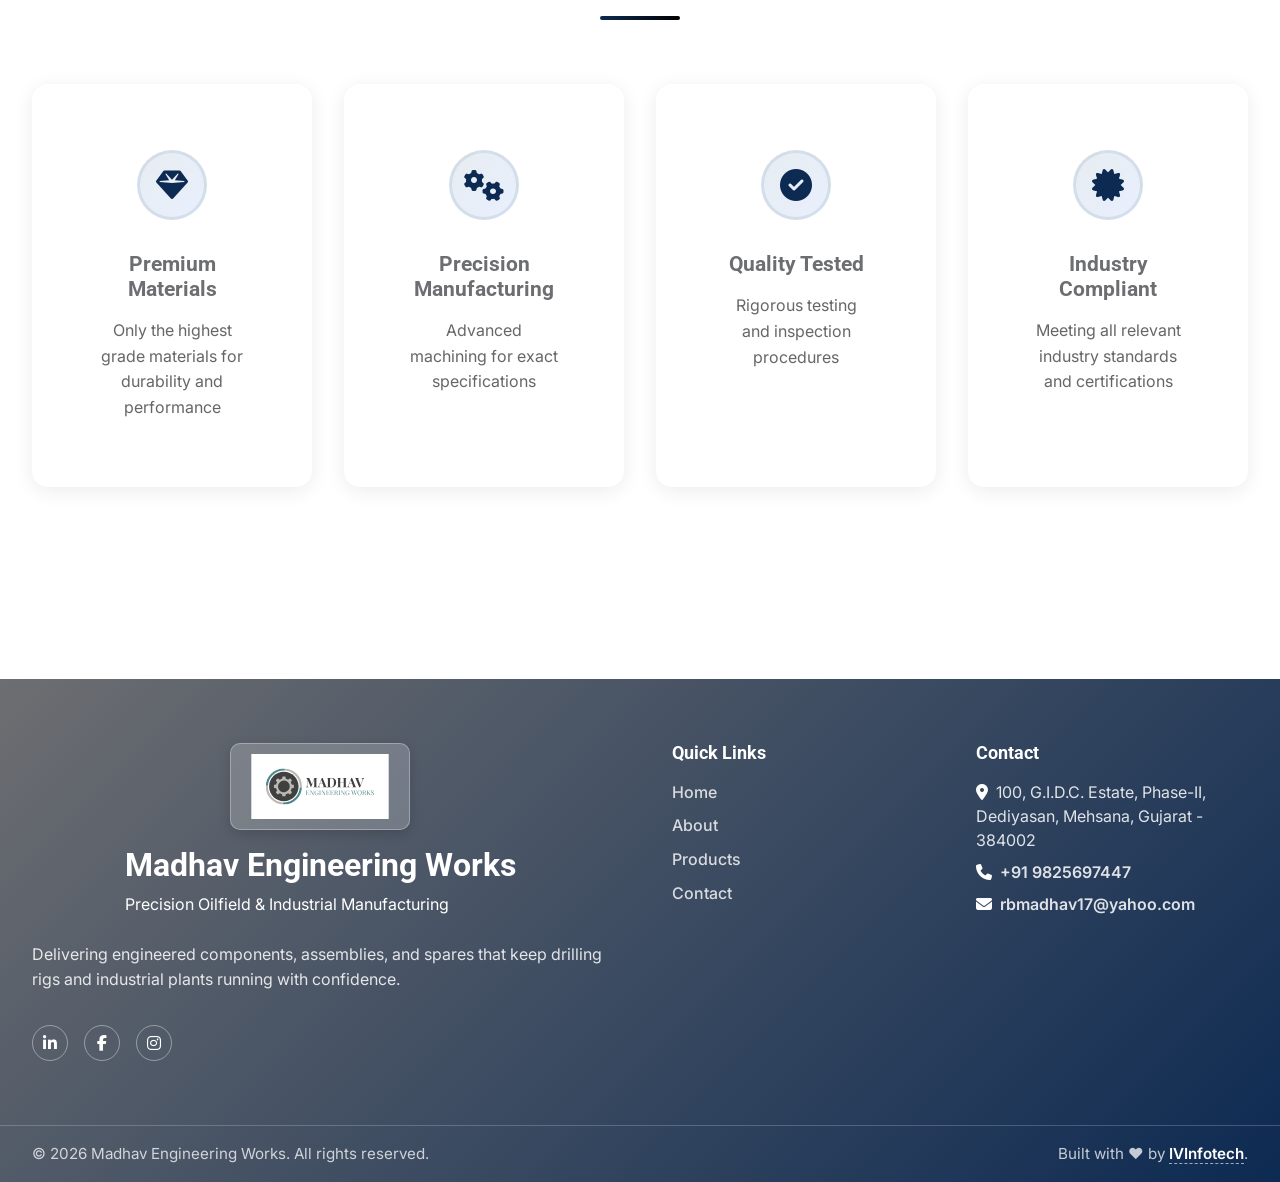
<file: products.html>
<!doctype html>
<html lang="en">
  <head>
    <meta charset="UTF-8" />
    <meta name="viewport" content="width=device-width, initial-scale=1.0" />
    <meta
      name="description"
      content="Madhav Engineering Works product catalog - Drilling rig spares, tubing tongs, hammer unions, shale shaker baskets, slip & tong dies, machinery spares, and more."
    />
    <meta
      name="keywords"
      content="drilling rig spares, tubing tongs, hammer unions, shale shaker, slip dies, tong dies, machinery spares, oilfield equipment, industrial components"
    />
    <title>Our Products - Madhav Engineering Works</title>

    <!-- Fonts -->
    <link rel="preconnect" href="https://fonts.googleapis.com" />
    <link rel="preconnect" href="https://fonts.gstatic.com" crossorigin />
    <link
      href="https://fonts.googleapis.com/css2?family=Inter:wght@400;500;600;700;800&family=Roboto:wght@700;900&display=swap"
      rel="stylesheet"
    />

    <!-- Font Awesome Icons -->
    <link
      rel="stylesheet"
      href="https://cdnjs.cloudflare.com/ajax/libs/font-awesome/6.4.0/css/all.min.css"
      integrity="sha512-iecdLmaskl7CVkqkXNQ/ZH/XLlvWZOJyj7Yy7tcenmpD1ypASozpmT/E0iPtmFIB46ZmdtAc9eNBvH0H/ZpiBw=="
      crossorigin="anonymous"
      referrerpolicy="no-referrer"
    />

    <!-- Styles -->
    <link rel="stylesheet" href="style.css" />
  </head>

  <body>
    <header class="header">
      <nav class="nav-container">
        <div class="logo-container">
          <img
            src="logo.png"
            alt="Madhav Engineering Works"
            class="logo-image"
          />
        </div>
        <ul class="nav-menu">
          <li><a href="index.html">Home</a></li>
          <li><a href="about.html">About</a></li>
          <li><a href="products.html">Products</a></li>
          <li><a href="contact.html">Contact</a></li>
        </ul>
        <button class="mobile-menu-toggle">
          <span></span>
          <span></span>
          <span></span>
        </button>
      </nav>
    </header>

    <!-- Page Header -->
    <section class="hero" style="min-height: 50vh">
      <div class="hero-content">
        <h1>Our Products</h1>
        <p class="hero-subtitle">
          We manufacture a wide range of oilfield and industrial spares designed
          for strength, reliability, and performance.
        </p>
      </div>
    </section>

    <!-- Products Section -->
    <section class="section">
      <div class="container">
        <div class="intro-content">
          <h2 class="section-title">Complete Product Range</h2>
          <p style="font-size: 1.1rem; max-width: 800px; margin: 0 auto">
            From drilling rig components to precision machinery spares, we offer
            comprehensive solutions for the oilfield and industrial sectors. All
            products are manufactured to exact specifications using premium
            materials.
          </p>
        </div>

        <div class="products-grid" style="margin-top: 3rem">
          <!-- Skeleton Loading Cards -->
          <div class="skeleton-card">
            <div class="skeleton-image skeleton"></div>
            <div class="skeleton-content">
              <div class="skeleton-title skeleton"></div>
              <div class="skeleton-text skeleton"></div>
              <div class="skeleton-text skeleton"></div>
            </div>
          </div>
          <div class="skeleton-card">
            <div class="skeleton-image skeleton"></div>
            <div class="skeleton-content">
              <div class="skeleton-title skeleton"></div>
              <div class="skeleton-text skeleton"></div>
              <div class="skeleton-text skeleton"></div>
            </div>
          </div>
          <div class="skeleton-card">
            <div class="skeleton-image skeleton"></div>
            <div class="skeleton-content">
              <div class="skeleton-title skeleton"></div>
              <div class="skeleton-text skeleton"></div>
              <div class="skeleton-text skeleton"></div>
            </div>
          </div>
          <div class="skeleton-card">
            <div class="skeleton-image skeleton"></div>
            <div class="skeleton-content">
              <div class="skeleton-title skeleton"></div>
              <div class="skeleton-text skeleton"></div>
              <div class="skeleton-text skeleton"></div>
            </div>
          </div>
          <div class="skeleton-card">
            <div class="skeleton-image skeleton"></div>
            <div class="skeleton-content">
              <div class="skeleton-title skeleton"></div>
              <div class="skeleton-text skeleton"></div>
              <div class="skeleton-text skeleton"></div>
            </div>
          </div>
          <div class="skeleton-card">
            <div class="skeleton-image skeleton"></div>
            <div class="skeleton-content">
              <div class="skeleton-title skeleton"></div>
              <div class="skeleton-text skeleton"></div>
              <div class="skeleton-text skeleton"></div>
            </div>
          </div>
          <div class="skeleton-card">
            <div class="skeleton-image skeleton"></div>
            <div class="skeleton-content">
              <div class="skeleton-title skeleton"></div>
              <div class="skeleton-text skeleton"></div>
              <div class="skeleton-text skeleton"></div>
            </div>
          </div>
          <div class="skeleton-card">
            <div class="skeleton-image skeleton"></div>
            <div class="skeleton-content">
              <div class="skeleton-title skeleton"></div>
              <div class="skeleton-text skeleton"></div>
              <div class="skeleton-text skeleton"></div>
            </div>
          </div>
          <div class="skeleton-card">
            <div class="skeleton-image skeleton"></div>
            <div class="skeleton-content">
              <div class="skeleton-title skeleton"></div>
              <div class="skeleton-text skeleton"></div>
              <div class="skeleton-text skeleton"></div>
            </div>
          </div>
          <div class="skeleton-card">
            <div class="skeleton-image skeleton"></div>
            <div class="skeleton-content">
              <div class="skeleton-title skeleton"></div>
              <div class="skeleton-text skeleton"></div>
              <div class="skeleton-text skeleton"></div>
            </div>
          </div>
          <div class="skeleton-card">
            <div class="skeleton-image skeleton"></div>
            <div class="skeleton-content">
              <div class="skeleton-title skeleton"></div>
              <div class="skeleton-text skeleton"></div>
              <div class="skeleton-text skeleton"></div>
            </div>
          </div>
          <div class="skeleton-card">
            <div class="skeleton-image skeleton"></div>
            <div class="skeleton-content">
              <div class="skeleton-title skeleton"></div>
              <div class="skeleton-text skeleton"></div>
              <div class="skeleton-text skeleton"></div>
            </div>
          </div>
          <div class="skeleton-card">
            <div class="skeleton-image skeleton"></div>
            <div class="skeleton-content">
              <div class="skeleton-title skeleton"></div>
              <div class="skeleton-text skeleton"></div>
              <div class="skeleton-text skeleton"></div>
            </div>
          </div>
          <div class="skeleton-card">
            <div class="skeleton-image skeleton"></div>
            <div class="skeleton-content">
              <div class="skeleton-title skeleton"></div>
              <div class="skeleton-text skeleton"></div>
              <div class="skeleton-text skeleton"></div>
            </div>
          </div>
          <div class="skeleton-card">
            <div class="skeleton-image skeleton"></div>
            <div class="skeleton-content">
              <div class="skeleton-title skeleton"></div>
              <div class="skeleton-text skeleton"></div>
              <div class="skeleton-text skeleton"></div>
            </div>
          </div>
          <div class="skeleton-card">
            <div class="skeleton-image skeleton"></div>
            <div class="skeleton-content">
              <div class="skeleton-title skeleton"></div>
              <div class="skeleton-text skeleton"></div>
              <div class="skeleton-text skeleton"></div>
            </div>
          </div>
          <div class="skeleton-card">
            <div class="skeleton-image skeleton"></div>
            <div class="skeleton-content">
              <div class="skeleton-title skeleton"></div>
              <div class="skeleton-text skeleton"></div>
              <div class="skeleton-text skeleton"></div>
            </div>
          </div>
          <div class="skeleton-card">
            <div class="skeleton-image skeleton"></div>
            <div class="skeleton-content">
              <div class="skeleton-title skeleton"></div>
              <div class="skeleton-text skeleton"></div>
              <div class="skeleton-text skeleton"></div>
            </div>
          </div>
          <div class="skeleton-card">
            <div class="skeleton-image skeleton"></div>
            <div class="skeleton-content">
              <div class="skeleton-title skeleton"></div>
              <div class="skeleton-text skeleton"></div>
              <div class="skeleton-text skeleton"></div>
            </div>
          </div>
          <div class="skeleton-card">
            <div class="skeleton-image skeleton"></div>
            <div class="skeleton-content">
              <div class="skeleton-title skeleton"></div>
              <div class="skeleton-text skeleton"></div>
              <div class="skeleton-text skeleton"></div>
            </div>
          </div>

          <!-- <div class="product-item product-item-with-image">
                    <div class="product-image-wrapper">
                        <img src="products-img/Drilling Rig Spares.png" alt="Drilling Rig Spares" class="product-item-img">
                    </div>
                    <div class="product-item-content">
                        <h3>Drilling Rig Spares</h3>
                        <p>Complete range of drilling rig components and replacement parts</p>
                    </div>
                </div> -->

          <div class="product-item product-item-with-image">
            <div class="product-image-wrapper">
              <img
                src="products-img/mud_tank.png"
                alt="Mud Tanks"
                class="product-item-img"
              />
            </div>
            <div class="product-item-content">
              <h3>Mud Tanks</h3>
              <p>Heavy-duty mud tanks for drilling fluid management systems</p>
            </div>
          </div>

          <div class="product-item product-item-with-image">
            <div class="product-image-wrapper">
              <img
                src="products-img/stud_with_double_nut.png"
                alt="Studs with Nut"
                class="product-item-img"
              />
            </div>
            <div class="product-item-content">
              <h3>Studs with Nut</h3>
              <p>High-strength studs and nuts for industrial applications</p>
            </div>
          </div>

          <div class="product-item product-item-with-image">
            <div class="product-image-wrapper">
              <img
                src="products-img/tubing_tone.png"
                alt="Tubing Tongs"
                class="product-item-img"
              />
            </div>
            <div class="product-item-content">
              <h3>Tubing Tongs</h3>
              <p>Precision-engineered tubing tongs for oilfield operations</p>
            </div>
          </div>

          <div class="product-item product-item-with-image">
            <div class="product-image-wrapper">
              <img
                src="products-img/hammer_unions.png"
                alt="Hammer Unions"
                class="product-item-img"
              />
            </div>
            <div class="product-item-content">
              <h3>Hammer Unions</h3>
              <p>High-pressure hammer unions and fittings</p>
            </div>
          </div>

          <!-- <div class="product-item product-item-with-image">
            <div class="product-image-wrapper">
              <img
                src="products-img/substitutes.png"
                alt="Substitutes"
                class="product-item-img"
              />
            </div>
            <div class="product-item-content">
              <h3>Substitutes</h3>
              <p>Drill pipe substitutes and crossover subs</p>
            </div>
          </div> -->

          <div class="product-item product-item-with-image">
            <div class="product-image-wrapper">
              <img
                src="products-img/dress_couplling.png"
                alt="Dresser Couplings"
                class="product-item-img"
              />
            </div>
            <div class="product-item-content">
              <h3>Dresser Couplings</h3>
              <p>Dresser-style pipe couplings for various applications</p>
            </div>
          </div>

          <!-- <div class="product-item product-item-with-image">
            <div class="product-image-wrapper">
              <img
                src="products-img/Vibrating Screen.png"
                alt="Vibrating Screen"
                class="product-item-img"
              />
            </div>
            <div class="product-item-content">
              <h3>Vibrating Screen</h3>
              <p>Industrial vibrating screens for material separation</p>
            </div>
          </div> -->

          <!-- <div class="product-item product-item-with-image">
            <div class="product-image-wrapper">
              <img
                src="products-img/Liner Wear Plates.png"
                alt="Liner Wear Plates"
                class="product-item-img"
              />
            </div>
            <div class="product-item-content">
              <h3>Liner Wear Plates</h3>
              <p>Durable wear plates for equipment protection</p>
            </div>
          </div> -->

          <div class="product-item product-item-with-image">
            <div class="product-image-wrapper">
              <img
                src="products-img/shale_shaker_baskets.png"
                alt="Shale Shaker Baskets"
                class="product-item-img"
              />
            </div>
            <div class="product-item-content">
              <h3>Shale Shaker Baskets</h3>
              <p>Robust shale shaker baskets for solids control</p>
            </div>
          </div>

          <div class="product-item product-item-with-image">
            <div class="product-image-wrapper">
              <img
                src="products-img/pup_joint.png"
                alt="Pup Joints"
                class="product-item-img"
              />
            </div>
            <div class="product-item-content">
              <h3>Pup Joints</h3>
              <p>Custom-length pup joints for drilling operations</p>
            </div>
          </div>

          <div class="product-item product-item-with-image">
            <div class="product-image-wrapper">
              <img
                src="products-img/flange.png"
                alt="Flanges"
                class="product-item-img"
              />
            </div>
            <div class="product-item-content">
              <h3>Flanges</h3>
              <p>Industrial flanges in various sizes and specifications</p>
            </div>
          </div>

          <!-- <div class="product-item product-item-with-image">
            <div class="product-image-wrapper">
              <img
                src="products-img/Wash Pipes.png"
                alt="Wash Pipes"
                class="product-item-img"
              />
            </div>
            <div class="product-item-content">
              <h3>Wash Pipes</h3>
              <p>Precision wash pipes for drilling applications</p>
            </div>
          </div> -->

          <div class="product-item product-item-with-image">
            <div class="product-image-wrapper">
              <img
                src="products-img/slip_dies.png"
                alt="Slip & Tong Dies"
                class="product-item-img"
              />
            </div>
            <div class="product-item-content">
              <h3>Slip & Tong Dies</h3>
              <p>All types of slip and tong dies - custom and standard</p>
            </div>
          </div>

          <!-- <div class="product-item product-item-with-image">
            <div class="product-image-wrapper">
              <img
                src="products-img/Machinery Spares.png"
                alt="Machinery Spares"
                class="product-item-img"
              />
            </div>
            <div class="product-item-content">
              <h3>Machinery Spares</h3>
              <p>Comprehensive range of industrial machinery spare parts</p>
            </div>
          </div> -->

          <!-- <div class="product-item product-item-with-image">
            <div class="product-image-wrapper">
              <img
                src="products-img/Lubricators.png"
                alt="Lubricators"
                class="product-item-img"
              />
            </div>
            <div class="product-item-content">
              <h3>Lubricators</h3>
              <p>Industrial lubricators and lubrication systems</p>
            </div>
          </div> -->

          <!-- <div class="product-item product-item-with-image">
            <div class="product-image-wrapper">
              <img
                src="products-img/Hardware &amp; Rubber Parts.png"
                alt="Hardware & Rubber Parts"
                class="product-item-img"
              />
            </div>
            <div class="product-item-content">
              <h3>Hardware & Rubber Parts</h3>
              <p>Industrial hardware components and rubber parts</p>
            </div>
          </div> -->

          <div class="product-item product-item-with-image">
            <div class="product-image-wrapper">
              <img
                src="products-img/winch_machine_spares.png"
                alt="Winch Machine & Spares"
                class="product-item-img"
              />
            </div>
            <div class="product-item-content">
              <h3>Winch Machine & Spares</h3>
              <p>Winch machines and complete spare parts inventory</p>
            </div>
          </div>
          <div class="product-item product-item-with-image">
            <div class="product-image-wrapper">
              <img
                src="products-img/scrapping_winch_services.png"
                alt="Scrapping Winch Services"
                class="product-item-img"
              />
            </div>
            <div class="product-item-content">
              <h3>Scrapping Winch Services</h3>
              <p>
                High-performance scrapping winch solutions for industrial
                applications.
              </p>
            </div>
          </div>
          <div class="product-item product-item-with-image">
            <div class="product-image-wrapper">
              <img
                src="products-img/loading_box.png"
                alt="Loading Box"
                class="product-item-img"
              />
            </div>
            <div class="product-item-content">
              <h3>Pipe Bin/Loading Box</h3>
              <p>
                Efficient storage and loading solutions for industrial needs.
              </p>
            </div>
          </div>
          <div class="product-item product-item-with-image">
            <div class="product-image-wrapper">
              <img
                src="products-img/spool.png"
                alt="Spool"
                class="product-item-img"
              />
            </div>
            <div class="product-item-content">
              <h3>Spool</h3>
              <p>
                High-performance spool solutions for industrial applications.
              </p>
            </div>
          </div>
          <div class="product-item product-item-with-image">
            <div class="product-image-wrapper">
              <img
                src="products-img/stuffing_box.png"
                alt="Stuffing Box"
                class="product-item-img"
              />
            </div>
            <div class="product-item-content">
              <h3>Stuffing Box</h3>
              <p>Trusted sealing systems for demanding environments.</p>
            </div>
          </div>
          <div class="product-item product-item-with-image">
            <div class="product-image-wrapper">
              <img
                src="products-img/crossovers.png"
                alt="Crossovers"
                class="product-item-img"
              />
            </div>
            <div class="product-item-content">
              <h3>CrossOvers</h3>
              <p>Precision-crafted crossovers for demanding applications.</p>
            </div>
          </div>
        </div>

        <!-- Custom Solutions -->
        <div
          style="
            margin-top: 4rem;
            text-align: center;
            background: linear-gradient(135deg, #f8f9fa, var(--light-gray));
            padding: 3rem;
            border-radius: 16px;
          "
        >
          <h2 style="color: var(--primary-blue); margin-bottom: 1rem">
            Custom Manufacturing Solutions
          </h2>
          <p
            style="
              font-size: 1.1rem;
              max-width: 700px;
              margin: 0 auto 2rem;
              color: var(--text-dark);
            "
          >
            Don't see what you're looking for? We specialize in custom
            manufacturing to meet your specific requirements. Contact us to
            discuss your project needs.
          </p>
          <a href="contact.html" class="btn btn-primary">Get Custom Quote</a>
        </div>

        <!-- Product Features -->
        <div style="margin-top: 4rem">
          <h2 class="section-title">Product Features</h2>
          <div class="highlights-grid" style="margin-top: 2rem">
            <div class="highlight-card">
              <div class="highlight-icon"><i class="fas fa-gem"></i></div>
              <h3>Premium Materials</h3>
              <p>
                Only the highest grade materials for durability and performance
              </p>
            </div>
            <div class="highlight-card">
              <div class="highlight-icon"><i class="fas fa-cogs"></i></div>
              <h3>Precision Manufacturing</h3>
              <p>Advanced machining for exact specifications</p>
            </div>
            <div class="highlight-card">
              <div class="highlight-icon">
                <i class="fas fa-check-circle"></i>
              </div>
              <h3>Quality Tested</h3>
              <p>Rigorous testing and inspection procedures</p>
            </div>
            <div class="highlight-card">
              <div class="highlight-icon">
                <i class="fas fa-certificate"></i>
              </div>
              <h3>Industry Compliant</h3>
              <p>Meeting all relevant industry standards and certifications</p>
            </div>
          </div>
        </div>
      </div>
    </section>

    <!-- Footer -->
    <footer class="footer">
      <div class="container footer-container">
        <div class="footer-brand">
          <div class="footer-logo">
            <img src="logo.svg" alt="Madhav Engineering Works logo" />
            <div>
              <h3>Madhav Engineering Works</h3>
              <p class="footer-subtitle">
                Precision Oilfield & Industrial Manufacturing
              </p>
            </div>
          </div>
          <p class="footer-brand-text">
            Delivering engineered components, assemblies, and spares that keep
            drilling rigs and industrial plants running with confidence.
          </p>
          <div class="footer-social">
            <a href="#" aria-label="LinkedIn"
              ><i class="fab fa-linkedin-in"></i
            ></a>
            <a href="#" aria-label="Facebook"
              ><i class="fab fa-facebook-f"></i
            ></a>
            <a href="#" aria-label="Instagram"
              ><i class="fab fa-instagram"></i
            ></a>
          </div>
        </div>
        <div class="footer-columns">
          <div class="footer-column">
            <h4>Quick Links</h4>
            <ul class="footer-links-list">
              <li><a href="index.html">Home</a></li>
              <li><a href="about.html">About</a></li>
              <li><a href="products.html">Products</a></li>
              <li><a href="contact.html">Contact</a></li>
            </ul>
          </div>
          <div class="footer-column">
            <h4>Contact</h4>
            <ul class="footer-contact">
              <li>
                <i class="fas fa-location-dot"></i>100, G.I.D.C. Estate,
                Phase-II,<br />Dediyasan, Mehsana, Gujarat - 384002
              </li>
              <li>
                <i class="fas fa-phone"></i
                ><a href="tel:+919825697447">+91 9825697447</a>
              </li>
              <li>
                <i class="fas fa-envelope"></i
                ><a href="mailto:rbmadhav17@yahoo.com">rbmadhav17@yahoo.com</a>
              </li>
            </ul>
          </div>
        </div>
      </div>
      <div class="footer-bottom">
        <div class="container footer-bottom-content">
          <p>
            &copy; <span id="current-year"></span> Madhav Engineering Works. All
            rights reserved.
          </p>
          <p>
            Built with ❤️ by
            <a
              href="https://www.ivinfotech.com"
              target="_blank"
              rel="noopener"
              class="footer-credit-link"
              >IVInfotech</a
            >.
          </p>
        </div>
      </div>
    </footer>

    <!-- Scripts -->
    <script src="script.js"></script>
  </body>
</html>
</file>
<file: style.css>
/* ===================================
   Madhav Engineering Works - Styles
   Modern Industrial Design System
   =================================== */

/* === CSS Custom Properties === */
:root {
  /* Colors */
  --primary-blue: #0d2a52;
  --secondary-navy: #6d6e71;
  --light-gray: #e6e6e6;
  --white: #ffffff;
  --text-dark: #000000;
  --text-light: #666666;
  --accent-blue: #000000;
  --gradient-start: #0d2a52;
  --gradient-end: #6d6e71;

  /* Spacing */
  --spacing-xs: 0.5rem;
  --spacing-sm: 1rem;
  --spacing-md: 2rem;
  --spacing-lg: 4rem;
  --spacing-xl: 6rem;

  /* Typography */
  --font-primary:
    "Inter", -apple-system, BlinkMacSystemFont, "Segoe UI", sans-serif;
  --font-heading: "Roboto", sans-serif;

  /* Transitions */
  --transition-fast: 0.2s ease;
  --transition-normal: 0.3s ease;
  --transition-slow: 0.5s ease;

  /* Shadows */
  --shadow-sm: 0 2px 4px rgba(0, 0, 0, 0.1);
  --shadow-md: 0 4px 12px rgba(0, 0, 0, 0.15);
  --shadow-lg: 0 8px 24px rgba(0, 0, 0, 0.2);
  --shadow-xl: 0 16px 48px rgba(0, 0, 0, 0.25);
}

/* === Reset & Base Styles === */
* {
  margin: 0;
  padding: 0;
  box-sizing: border-box;
}

html {
  scroll-behavior: smooth;
  font-size: 16px;
}

body {
  font-family: var(--font-primary);
  color: var(--text-dark);
  line-height: 1.6;
  background-color: var(--white);
  overflow-x: hidden;
}

/* === Typography === */
h1,
h2,
h3,
h4,
h5,
h6 {
  font-family: var(--font-heading);
  font-weight: 700;
  line-height: 1.2;
  margin-bottom: var(--spacing-sm);
  color: var(--secondary-navy);
}

h1 {
  font-size: clamp(2rem, 5vw, 3.5rem);
}

h2 {
  font-size: clamp(1.75rem, 4vw, 2.5rem);
}

h3 {
  font-size: clamp(1.5rem, 3vw, 2rem);
}

h4 {
  font-size: clamp(1.25rem, 2.5vw, 1.5rem);
}

p {
  margin-bottom: var(--spacing-sm);
  color: var(--text-light);
}

/* === Header & Navigation === */
.header {
  position: fixed;
  top: 0;
  left: 0;
  right: 0;
  background: rgba(255, 255, 255, 0.95);
  backdrop-filter: blur(10px);
  box-shadow: var(--shadow-sm);
  z-index: 1000;
  transition: all var(--transition-normal);
}

.header.scrolled {
  box-shadow: var(--shadow-md);
  background: rgba(255, 255, 255, 0.98);
}

.nav-container {
  max-width: 1400px;
  margin: 0 auto;
  padding: 0 var(--spacing-md);
  display: flex;
  justify-content: space-between;
  align-items: center;
  height: 90px;
}

.logo-container {
  display: flex;
  align-items: center;
  gap: var(--spacing-sm);
  padding: var(--spacing-xs) 0;
  transition: transform var(--transition-fast);
}

.logo-container:hover {
  transform: translateY(-2px);
}

.logo-link {
  text-decoration: none;
  color: inherit;
}

.logo-image {
  height: 60px;
  width: auto;
  object-fit: contain;
}

.nav-menu {
  display: flex;
  list-style: none;
  gap: var(--spacing-md);
  align-items: center;
}

.nav-menu a {
  color: var(--text-dark);
  font-weight: 500;
  padding: var(--spacing-xs) var(--spacing-sm);
  border-radius: 6px;
  transition: all var(--transition-fast);
  position: relative;
  text-decoration: none;
}

.nav-menu a::after {
  content: "";
  position: absolute;
  bottom: 0;
  left: 50%;
  transform: translateX(-50%);
  width: 0;
  height: 2px;
  background: var(--primary-blue);
  transition: width var(--transition-fast);
}

.nav-menu a:hover {
  color: var(--primary-blue);
}

.nav-menu a:hover::after,
.nav-menu a.active::after {
  width: 80%;
}

.nav-menu a.active {
  color: var(--primary-blue);
}

.mobile-menu-toggle {
  display: none;
  flex-direction: column;
  gap: 5px;
  background: none;
  border: none;
  cursor: pointer;
  padding: var(--spacing-xs);
}

.mobile-menu-toggle span {
  width: 25px;
  height: 3px;
  background: var(--primary-blue);
  border-radius: 2px;
  transition: all var(--transition-fast);
}

/* === Hero Section === */
.hero {
  min-height: 100vh;
  display: flex;
  align-items: center;
  justify-content: center;
  background:
    linear-gradient(135deg, rgba(13, 44, 69, 0.85), rgba(26, 77, 122, 0.75)),
    url("hero-bg.png");
  background-size: cover;
  background-position: center;
  background-attachment: fixed;
  position: relative;
  overflow: hidden;
  padding: var(--spacing-xl) var(--spacing-md);
  margin-top: 80px;
}

.hero::before {
  content: "";
  position: absolute;
  top: 0;
  left: 0;
  right: 0;
  bottom: 0;
  background: radial-gradient(
    circle at 30% 50%,
    rgba(37, 99, 235, 0.1),
    transparent 50%
  );
  animation: pulse 8s ease-in-out infinite;
}

@keyframes pulse {
  0%,
  100% {
    opacity: 0.5;
  }

  50% {
    opacity: 1;
  }
}

.hero-content {
  max-width: 1200px;
  margin: 0 auto;
  text-align: center;
  position: relative;
  z-index: 1;
  animation: fadeInUp 1s ease-out;
}

@keyframes fadeInUp {
  from {
    opacity: 0;
    transform: translateY(30px);
  }

  to {
    opacity: 1;
    transform: translateY(0);
  }
}

.hero h1 {
  color: var(--white);
  margin-bottom: var(--spacing-md);
  text-shadow: 0 4px 12px rgba(0, 0, 0, 0.3);
}

.hero-subtitle {
  font-size: clamp(1.1rem, 2vw, 1.5rem);
  color: var(--light-gray);
  margin-bottom: var(--spacing-lg);
  max-width: 800px;
  margin-left: auto;
  margin-right: auto;
}

.cta-buttons {
  display: flex;
  gap: var(--spacing-sm);
  justify-content: center;
  flex-wrap: wrap;
}

.btn {
  padding: 1rem 2.5rem;
  border-radius: 8px;
  font-weight: 600;
  font-size: 1.1rem;
  cursor: pointer;
  border: none;
  transition: all var(--transition-normal);
  display: inline-flex;
  align-items: center;
  gap: 0.5rem;
  text-transform: uppercase;
  letter-spacing: 0.5px;
  text-decoration: none;
}

.btn-primary {
  background: linear-gradient(135deg, var(--accent-blue), var(--primary-blue));
  color: var(--white);
  box-shadow: 0 4px 15px rgba(37, 99, 235, 0.4);
}

.btn-primary:hover {
  transform: translateY(-3px);
  box-shadow: 0 8px 25px rgba(37, 99, 235, 0.5);
}

.btn-secondary {
  background: rgba(255, 255, 255, 0.1);
  color: var(--white);
  border: 2px solid var(--white);
  backdrop-filter: blur(10px);
}

.btn-secondary:hover {
  background: var(--white);
  color: var(--primary-blue);
  transform: translateY(-3px);
}

/* === Container & Sections === */
.container {
  max-width: 1400px;
  margin: 0 auto;
  padding: 0 var(--spacing-md);
}

.section {
  padding: var(--spacing-xl) 0;
}

.section-title {
  text-align: center;
  margin-bottom: var(--spacing-lg);
  position: relative;
}

.section-title::after {
  content: "";
  display: block;
  width: 80px;
  height: 4px;
  background: linear-gradient(90deg, var(--primary-blue), var(--accent-blue));
  margin: var(--spacing-sm) auto 0;
  border-radius: 2px;
}

/* === Engineering Excellence Section === */
.excellence-section {
  background: linear-gradient(135deg, #f8f9fa 0%, #ffffff 50%, #f8f9fa 100%);
  position: relative;
  overflow: hidden;
}

.excellence-section::before {
  content: "";
  position: absolute;
  top: 0;
  left: 0;
  right: 0;
  bottom: 0;
  background:
    radial-gradient(
      circle at 20% 30%,
      rgba(26, 77, 122, 0.03) 0%,
      transparent 50%
    ),
    radial-gradient(
      circle at 80% 70%,
      rgba(37, 99, 235, 0.03) 0%,
      transparent 50%
    );
  pointer-events: none;
}

.excellence-wrapper {
  max-width: 1200px;
  margin: 0 auto;
  position: relative;
  z-index: 1;
}

.excellence-header {
  text-align: center;
  margin-bottom: var(--spacing-xl);
  padding: var(--spacing-md) 0;
}

.excellence-badge {
  display: inline-flex;
  align-items: center;
  gap: 0.5rem;
  background: linear-gradient(135deg, var(--primary-blue), var(--accent-blue));
  color: var(--white);
  padding: 0.5rem 1.5rem;
  border-radius: 50px;
  font-size: 0.9rem;
  font-weight: 600;
  text-transform: uppercase;
  letter-spacing: 1px;
  margin-bottom: var(--spacing-md);
  box-shadow: 0 4px 15px rgba(26, 77, 122, 0.3);
  animation: fadeInDown 0.8s ease-out;
}

.badge-icon {
  font-size: 1.2rem;
  margin-right: 0.3rem;
}

.excellence-title {
  display: flex;
  flex-direction: column;
  align-items: center;
  gap: 0.5rem;
  margin-bottom: var(--spacing-sm);
  animation: fadeInUp 1s ease-out 0.2s both;
}

.title-main {
  font-size: clamp(2.5rem, 5vw, 4rem);
  font-weight: 900;
  background: linear-gradient(135deg, var(--primary-blue), var(--accent-blue));
  -webkit-background-clip: text;
  -webkit-text-fill-color: transparent;
  background-clip: text;
  line-height: 1.1;
  letter-spacing: -1px;
}

.title-sub {
  font-size: clamp(1.5rem, 3vw, 2.5rem);
  font-weight: 700;
  color: var(--secondary-navy);
  letter-spacing: 2px;
  text-transform: uppercase;
}

.title-underline {
  width: 120px;
  height: 5px;
  background: linear-gradient(
    90deg,
    var(--primary-blue),
    var(--accent-blue),
    var(--primary-blue)
  );
  margin: var(--spacing-md) auto 0;
  border-radius: 3px;
  position: relative;
  animation: expandWidth 1s ease-out 0.5s both;
}

.title-underline::before,
.title-underline::after {
  content: "";
  position: absolute;
  top: 50%;
  transform: translateY(-50%);
  width: 12px;
  height: 12px;
  background: var(--accent-blue);
  border-radius: 50%;
}

.title-underline::before {
  left: -20px;
}

.title-underline::after {
  right: -20px;
}

@keyframes expandWidth {
  from {
    width: 0;
    opacity: 0;
  }
  to {
    width: 120px;
    opacity: 1;
  }
}

@keyframes fadeInDown {
  from {
    opacity: 0;
    transform: translateY(-20px);
  }
  to {
    opacity: 1;
    transform: translateY(0);
  }
}

.excellence-content {
  max-width: 1000px;
  margin: 0 auto;
}

.excellence-description {
  font-size: clamp(1.1rem, 2vw, 1.3rem);
  line-height: 1.9;
  color: var(--text-dark);
  text-align: center;
  margin-bottom: var(--spacing-xl);
  padding: 0 var(--spacing-md);
  font-weight: 400;
  letter-spacing: 0.3px;
}

/* === Highlights Grid === */
.highlights-grid {
  display: grid;
  grid-template-columns: repeat(auto-fit, minmax(260px, 1fr));
  gap: var(--spacing-md);
  margin-top: var(--spacing-lg);
}

.highlights-grid-four {
  grid-template-columns: 1fr;
}

.highlight-card.horizontal {
  display: flex;
  align-items: center;
  gap: var(--spacing-md);
  text-align: left;
}

.highlight-card.horizontal .highlight-icon {
  margin: 0;
}

.highlight-card {
  background: var(--white);
  padding: var(--spacing-lg);
  border-radius: 16px;
  box-shadow: 0 4px 20px rgba(0, 0, 0, 0.08);
  transition: all var(--transition-normal);
  border: 2px solid transparent;
  text-align: center;
  position: relative;
  overflow: hidden;
}

.highlight-card::before {
  content: "";
  position: absolute;
  top: 0;
  left: 0;
  right: 0;
  height: 4px;
  background: linear-gradient(90deg, var(--primary-blue), var(--accent-blue));
  transform: scaleX(0);
  transform-origin: left;
  transition: transform var(--transition-normal);
}

.highlight-card:hover::before {
  transform: scaleX(1);
}

.highlight-card:hover {
  transform: translateY(-10px);
  box-shadow: 0 12px 40px rgba(26, 77, 122, 0.15);
  border-color: rgba(26, 77, 122, 0.2);
}

.highlight-icon {
  display: inline-flex;
  width: 70px;
  height: 70px;
  margin: 0 auto var(--spacing-md);
  background: linear-gradient(
    135deg,
    rgba(26, 77, 122, 0.1),
    rgba(37, 99, 235, 0.1)
  );
  border-radius: 50%;
  align-items: center;
  justify-content: center;
  font-size: 2rem;
  transition: all var(--transition-normal);
  border: 3px solid rgba(26, 77, 122, 0.1);
  color: var(--primary-blue);
}

.highlight-icon i {
  font-size: 2rem;
}

.highlight-card:hover .highlight-icon {
  /* Hover effects removed as per user request */
}

.highlight-card h3 {
  color: var(--secondary-navy);
  margin-bottom: var(--spacing-sm);
  font-size: 1.3rem;
  font-weight: 700;
  transition: color var(--transition-normal);
}

.highlight-card:hover h3 {
  color: var(--primary-blue);
}

.highlight-card p {
  color: var(--text-light);
  font-size: 1rem;
  line-height: 1.6;
  margin: 0;
}

/* === Product Categories === */
.categories-grid {
  display: grid;
  grid-template-columns: repeat(auto-fill, minmax(300px, 1fr));
  gap: var(--spacing-md);
  margin-top: var(--spacing-lg);
}

.category-card {
  background: var(--white);
  border-radius: 16px;
  overflow: hidden;
  box-shadow: var(--shadow-md);
  transition: all var(--transition-normal);
  border: 2px solid transparent;
  position: relative;
}

.category-card::before {
  content: "";
  position: absolute;
  top: 0;
  left: 0;
  right: 0;
  height: 6px;
  background: linear-gradient(90deg, var(--primary-blue), var(--accent-blue));
  transform: scaleX(0);
  transition: transform var(--transition-normal);
}

.category-card:hover::before {
  transform: scaleX(1);
}

.category-card:hover {
  transform: translateY(-10px);
  box-shadow: var(--shadow-xl);
  border-color: var(--primary-blue);
}

.category-image {
  width: 100%;
  height: 200px;
  background: linear-gradient(
    135deg,
    var(--primary-blue),
    var(--secondary-navy)
  );
  display: flex;
  align-items: center;
  justify-content: center;
  color: var(--white);
  font-size: 3rem;
  position: relative;
  overflow: hidden;
}

.category-image i {
  font-size: 3rem;
  z-index: 2;
  position: relative;
}

/* Category Image with Product Image */
.category-image-with-img {
  background: #ffffff;
  padding: 0;
}

.category-image-with-img .product-img {
  position: absolute;
  top: 0;
  left: 0;
  width: 100%;
  height: 100%;
  object-fit: contain;
  object-position: center;
  padding: 12px;
  transition: all var(--transition-normal);
}

.category-image-with-img .image-overlay {
  position: absolute;
  top: 0;
  left: 0;
  right: 0;
  bottom: 0;
  background: linear-gradient(
    135deg,
    rgba(26, 77, 122, 0.85),
    rgba(13, 44, 69, 0.85)
  );
  display: flex;
  align-items: center;
  justify-content: center;
  opacity: 0;
  transition: all var(--transition-normal);
}

.category-image-with-img .image-overlay i {
  font-size: 3rem;
  color: var(--white);
  transform: scale(0.8);
  transition: all var(--transition-normal);
}

.category-card:hover .category-image-with-img .image-overlay {
  opacity: 1;
}

.category-card:hover .category-image-with-img .image-overlay i {
  transform: scale(1);
}

.category-card:hover .category-image-with-img .product-img {
  transform: scale(1.1);
}

.category-image::after {
  content: "";
  position: absolute;
  top: 50%;
  left: 50%;
  transform: translate(-50%, -50%);
  width: 100px;
  height: 100px;
  background: rgba(255, 255, 255, 0.1);
  border-radius: 50%;
  transition: all var(--transition-slow);
}

.category-card:hover .category-image::after {
  width: 300px;
  height: 300px;
}

.capabilities-section {
  background: #f8fafc;
}

.capabilities-header {
  text-align: center;
  max-width: 800px;
  margin: 0 auto var(--spacing-lg);
}

.capabilities-header p {
  color: var(--text-dark);
}

.capabilities-grid {
  display: grid;
  grid-template-columns: repeat(auto-fit, minmax(220px, 1fr));
  gap: var(--spacing-md);
}

.capability-card {
  background: var(--white);
  border-radius: 16px;
  padding: var(--spacing-lg);
  box-shadow: var(--shadow-sm);
  border: 1px solid rgba(26, 77, 122, 0.08);
  transition:
    transform var(--transition-normal),
    box-shadow var(--transition-normal);
}

.capability-icon {
  display: inline-flex;
  width: 50px;
  height: 50px;
  margin-bottom: var(--spacing-sm);
  background: linear-gradient(
    135deg,
    rgba(26, 77, 122, 0.1),
    rgba(37, 99, 235, 0.1)
  );
  border-radius: 50%;
  align-items: center;
  justify-content: center;
  font-size: 1.5rem;
  transition: all var(--transition-normal);
  border: 2px solid rgba(26, 77, 122, 0.1);
  color: var(--primary-blue);
}

.capability-card:hover .capability-icon {
  background: linear-gradient(135deg, var(--primary-blue), var(--accent-blue));
  transform: scale(1.1) rotate(5deg);
  border-color: transparent;
  box-shadow: 0 6px 15px rgba(26, 77, 122, 0.3);
  color: var(--white);
}

.capability-card h3 {
  margin-bottom: var(--spacing-sm);
  color: var(--secondary-navy);
}

.capability-card p {
  margin: 0;
  color: var(--text-light);
}

.capability-card:hover {
  transform: translateY(-8px);
  box-shadow: var(--shadow-lg);
}

.process-section {
  background: linear-gradient(
    135deg,
    rgba(26, 77, 122, 0.08),
    rgba(37, 99, 235, 0.08)
  );
}

.process-container {
  display: grid;
  grid-template-columns: repeat(auto-fit, minmax(320px, 1fr));
  gap: var(--spacing-lg);
  align-items: center;
}

.process-content p {
  color: var(--text-dark);
}

.process-list {
  list-style: none;
  padding: 0;
  margin: var(--spacing-md) 0;
  display: flex;
  flex-direction: column;
  gap: var(--spacing-sm);
}

.process-list li {
  background: var(--white);
  padding: var(--spacing-sm);
  border-radius: 12px;
  box-shadow: var(--shadow-sm);
  display: flex;
  align-items: center;
  gap: var(--spacing-sm);
  color: var(--text-dark);
}

.process-list span {
  width: 38px;
  height: 38px;
  border-radius: 50%;
  background: linear-gradient(135deg, var(--primary-blue), var(--accent-blue));
  color: var(--white);
  display: inline-flex;
  align-items: center;
  justify-content: center;
  font-weight: 700;
}

.process-stats {
  display: grid;
  grid-template-columns: repeat(auto-fit, minmax(180px, 1fr));
  gap: var(--spacing-md);
}

.stat-card {
  background: var(--white);
  border-radius: 16px;
  padding: var(--spacing-lg);
  text-align: center;
  box-shadow: var(--shadow-md);
}

.stat-card h3 {
  font-size: 2.5rem;
  margin-bottom: var(--spacing-xs);
  color: var(--primary-blue);
}

.stat-card p {
  margin: 0;
  color: var(--text-dark);
}

.category-content {
  padding: var(--spacing-md);
}

.category-content h3 {
  color: var(--primary-blue);
  margin-bottom: var(--spacing-sm);
}

/* === Products Page === */
.products-grid {
  display: grid;
  grid-template-columns: repeat(auto-fill, minmax(280px, 1fr));
  gap: var(--spacing-md);
  margin-top: var(--spacing-lg);
}

.product-item {
  background: var(--white);
  padding: var(--spacing-md);
  border-radius: 12px;
  box-shadow: var(--shadow-sm);
  transition: all var(--transition-normal);
  border-left: 4px solid var(--primary-blue);
  position: relative;
  overflow: hidden;
}

.product-item::before {
  content: "";
  position: absolute;
  top: 0;
  left: 0;
  width: 100%;
  height: 100%;
  background: linear-gradient(135deg, rgba(26, 77, 122, 0.05), transparent);
  opacity: 0;
  transition: opacity var(--transition-normal);
}

.product-item:hover::before {
  opacity: 1;
}

.product-item:hover {
  transform: translateX(8px);
  box-shadow: var(--shadow-md);
}

.product-item h3 {
  font-size: 1.1rem;
  color: var(--secondary-navy);
  display: flex;
  align-items: center;
  gap: var(--spacing-xs);
}

.product-item h3::before {
  content: "\f013";
  font-family: "Font Awesome 6 Free";
  font-weight: 900;
  color: var(--primary-blue);
  font-size: 1.3rem;
  margin-right: 0.5rem;
}

/* Product Item with Image */
.product-item-with-image {
  padding: 0;
  border-left: none;
  overflow: hidden;
  display: flex;
  flex-direction: column;
}

.product-item-with-image .product-image-wrapper {
  width: 100%;
  height: 220px;
  overflow: hidden;
  background: #ffffff;
  position: relative;
}

.product-item-with-image .product-item-img {
  position: absolute;
  top: 0;
  left: 0;
  width: 100%;
  height: 100%;
  object-fit: contain;
  object-position: center;
  padding: 12px;
  transition: all var(--transition-normal);
}

.product-item-with-image:hover .product-item-img {
  transform: scale(1.1);
}

.product-item-with-image .product-item-content {
  padding: var(--spacing-md);
  flex: 1;
  display: flex;
  flex-direction: column;
}

.product-item-with-image h3 {
  margin-bottom: var(--spacing-xs);
  font-size: 1.25rem;
  font-weight: 700;
  color: var(--primary-blue);
  text-transform: uppercase;
  letter-spacing: 0.5px;
  border-bottom: 2px solid var(--primary-blue);
  padding-bottom: 0.5rem;
  margin-bottom: var(--spacing-sm);
}

.product-item-with-image h3::before {
  display: none;
}

.product-item-with-image:hover {
  transform: translateY(-5px);
  box-shadow: var(--shadow-lg);
}

.product-item-with-image::before {
  display: none;
}

/* === About Page === */
.about-section {
  background: var(--white);
}

.about-grid {
  display: grid;
  grid-template-columns: repeat(auto-fit, minmax(300px, 1fr));
  gap: var(--spacing-lg);
  margin-top: var(--spacing-lg);
}

.about-card {
  background: linear-gradient(135deg, #f8f9fa, var(--light-gray));
  padding: var(--spacing-lg);
  border-radius: 16px;
  box-shadow: var(--shadow-md);
  transition: all var(--transition-normal);
}

.about-card:hover {
  transform: translateY(-5px);
  box-shadow: var(--shadow-lg);
}

.about-card h3 {
  color: var(--primary-blue);
  margin-bottom: var(--spacing-sm);
  display: flex;
  align-items: center;
  gap: var(--spacing-sm);
}

.about-card h3::before {
  content: "▸";
  font-size: 1.5rem;
}

.about-card p {
  font-size: 1.05rem;
  line-height: 1.7;
}

.address-card {
  background: var(--primary-blue);
  color: var(--white);
  padding: var(--spacing-lg);
  border-radius: 16px;
  text-align: center;
  box-shadow: var(--shadow-lg);
}

.address-card h3 {
  color: var(--white);
}

.address-card h3::before {
  content: "\f3c5";
  font-family: "Font Awesome 6 Free";
  font-weight: 900;
  margin-right: 0.5rem;
}

.address-card p {
  color: rgba(255, 255, 255, 0.9);
  font-size: 1.1rem;
}

/* === Contact Page === */
.contact-section {
  background: linear-gradient(135deg, #f8f9fa, var(--light-gray));
}

.contact-container {
  display: grid;
  grid-template-columns: 1fr 1fr;
  gap: var(--spacing-lg);
  margin-top: var(--spacing-lg);
}

.contact-form {
  background: var(--white);
  padding: var(--spacing-lg);
  border-radius: 16px;
  box-shadow: var(--shadow-md);
}

.form-group {
  margin-bottom: var(--spacing-md);
}

.form-group label {
  display: block;
  margin-bottom: var(--spacing-xs);
  color: var(--text-dark);
  font-weight: 600;
}

.form-group input,
.form-group textarea {
  width: 100%;
  padding: 0.875rem;
  border: 2px solid var(--light-gray);
  border-radius: 8px;
  font-family: var(--font-primary);
  font-size: 1rem;
  transition: all var(--transition-fast);
}

.form-group input:focus,
.form-group textarea:focus {
  outline: none;
  border-color: var(--primary-blue);
  box-shadow: 0 0 0 3px rgba(26, 77, 122, 0.1);
}

.form-group textarea {
  resize: vertical;
  min-height: 150px;
}

.contact-info {
  background: var(--white);
  padding: var(--spacing-lg);
  border-radius: 16px;
  box-shadow: var(--shadow-md);
}

.map-container {
  width: 100%;
  height: 400px;
  border-radius: 12px;
  overflow: hidden;
  margin-top: var(--spacing-md);
  box-shadow: var(--shadow-sm);
}

.map-container iframe {
  width: 100%;
  height: 100%;
  border: none;
}

/* === Footer === */
.footer {
  background: linear-gradient(
    135deg,
    var(--secondary-navy),
    var(--primary-blue)
  );
  color: var(--white);
  margin-top: var(--spacing-xl);
}

.footer-container {
  display: grid;
  grid-template-columns: repeat(auto-fit, minmax(260px, 1fr));
  gap: var(--spacing-lg);
  padding: var(--spacing-lg) var(--spacing-md) var(--spacing-md);
}

.footer-brand h3 {
  margin-bottom: var(--spacing-xs);
  color: var(--white);
}

.footer-subtitle {
  color: var(--white);
  margin-bottom: var(--spacing-xs);
}

.footer-logo {
  display: flex;
  flex-direction: column;
  align-items: center;
  gap: var(--spacing-sm);
  margin-bottom: var(--spacing-sm);
}

.footer-logo img {
  width: 180px;
  height: auto;
  background: rgba(255, 255, 255, 0.2);
  padding: 10px;
  border-radius: 10px;
  border: 1px solid rgba(255, 255, 255, 0.3);
  box-shadow: 0 4px 12px rgba(0, 0, 0, 0.15);
}

.footer-brand-text {
  color: rgba(255, 255, 255, 0.85);
  line-height: 1.6;
  margin-bottom: var(--spacing-md);
}

.footer-social {
  display: flex;
  gap: var(--spacing-sm);
}

.footer-social a {
  width: 36px;
  height: 36px;
  border-radius: 50%;
  border: 1px solid rgba(255, 255, 255, 0.4);
  display: inline-flex;
  align-items: center;
  justify-content: center;
  color: var(--white);
  transition: all var(--transition-normal);
  text-decoration: none;
}

.footer-social a:hover {
  background: var(--white);
  color: var(--primary-blue);
  transform: translateY(-2px);
}

.footer-columns {
  display: grid;
  grid-template-columns: repeat(auto-fit, minmax(180px, 1fr));
  gap: var(--spacing-md);
}

.footer-column h4 {
  margin-bottom: var(--spacing-sm);
  font-size: 1.1rem;
  color: var(--white);
}

.footer-links-list,
.footer-contact {
  list-style: none;
  padding: 0;
  margin: 0;
  display: flex;
  flex-direction: column;
  gap: 0.5rem;
}

.footer-links-list a {
  color: rgba(255, 255, 255, 0.8);
  text-decoration: none;
  font-weight: 500;
  transition: color var(--transition-fast);
}

.footer-links-list a:hover {
  color: var(--white);
}

.footer-contact li {
  color: rgba(255, 255, 255, 0.85);
  line-height: 1.5;
}

.footer-contact i {
  margin-right: 0.5rem;
  color: var(--white);
}

.footer-contact a {
  color: rgba(255, 255, 255, 0.85);
  text-decoration: none;
  font-weight: 600;
}

.footer-contact a:hover {
  color: var(--white);
}

.footer-bottom {
  border-top: 1px solid rgba(255, 255, 255, 0.2);
  padding: var(--spacing-sm) 0;
  margin-top: var(--spacing-md);
}

.footer-bottom-content {
  display: flex;
  align-items: center;
  justify-content: space-between;
  flex-wrap: wrap;
  gap: var(--spacing-sm);
}

.footer-bottom-content p {
  margin: 0;
  color: rgba(255, 255, 255, 0.75);
  font-size: 0.95rem;
}

.footer-credit-link {
  color: var(--white);
  font-weight: 600;
  text-decoration: none;
  border-bottom: 1px dashed rgba(255, 255, 255, 0.6);
  transition: color var(--transition-fast);
}

.footer-credit-link:hover {
  color: rgba(255, 255, 255, 0.8);
}

@media (max-width: 768px) {
  .footer-container {
    grid-template-columns: 1fr;
  }

  .footer-columns {
    grid-template-columns: 1fr;
  }

  .footer-bottom-content {
    flex-direction: column;
    text-align: center;
  }
}

/* === Responsive Design === */
@media (max-width: 768px) {
  .nav-menu {
    position: fixed;
    top: 80px;
    left: -100%;
    width: 100%;
    height: calc(100vh - 80px);
    background: rgba(255, 255, 255, 0.98);
    backdrop-filter: blur(10px);
    flex-direction: column;
    justify-content: flex-start;
    padding: var(--spacing-lg);
    transition: left var(--transition-normal);
    box-shadow: var(--shadow-lg);
  }

  .nav-menu.active {
    left: 0;
  }

  .mobile-menu-toggle {
    display: flex;
  }

  .mobile-menu-toggle.active span:nth-child(1) {
    transform: rotate(45deg) translate(5px, 5px);
  }

  .mobile-menu-toggle.active span:nth-child(2) {
    opacity: 0;
  }

  .mobile-menu-toggle.active span:nth-child(3) {
    transform: rotate(-45deg) translate(7px, -7px);
  }

  .contact-container {
    grid-template-columns: 1fr;
  }

  .hero {
    min-height: 80vh;
    padding: var(--spacing-lg) var(--spacing-sm);
  }

  .cta-buttons {
    flex-direction: column;
  }

  .btn {
    width: 100%;
    justify-content: center;
  }
}

@media (max-width: 480px) {
  .logo-text {
    font-size: 1.2rem;
  }

  .categories-grid,
  .products-grid {
    grid-template-columns: 1fr;
  }

  /* Home page specific mobile enhancements */
  .hero {
    padding: var(--spacing-md) var(--spacing-sm);
    min-height: 70vh;
  }

  .hero h1 {
    font-size: clamp(1.8rem, 6vw, 2.5rem);
  }

  .hero-subtitle {
    font-size: clamp(1rem, 4vw, 1.3rem);
  }

  .excellence-header {
    padding: var(--spacing-sm) 0;
    margin-bottom: var(--spacing-lg);
  }

  .title-main {
    font-size: clamp(2rem, 6vw, 3rem);
  }

  .title-sub {
    font-size: clamp(1.2rem, 4vw, 2rem);
  }

  .excellence-description {
    padding: 0 var(--spacing-sm);
    font-size: clamp(1rem, 3vw, 1.2rem);
  }

  .highlights-grid-four {
    gap: var(--spacing-sm);
  }

  .highlight-card.horizontal {
    flex-direction: column;
    text-align: center;
    gap: var(--spacing-sm);
  }

  .categories-grid {
    gap: var(--spacing-sm);
    margin-top: var(--spacing-md);
  }

  .category-card {
    border-radius: 12px;
  }

  .category-content {
    padding: var(--spacing-sm);
  }

  .capabilities-grid {
    gap: var(--spacing-sm);
  }

  .capability-card {
    padding: var(--spacing-md);
  }

  .process-container {
    gap: var(--spacing-md);
  }

  .process-list {
    gap: var(--spacing-xs);
  }

  .process-stats {
    gap: var(--spacing-sm);
  }

  .stat-card {
    padding: var(--spacing-md);
  }

  .stat-card h3 {
    font-size: 2rem;
  }
}

/* === Skeleton Loading === */
.skeleton {
  background: linear-gradient(90deg, #f0f0f0 25%, #e0e0e0 50%, #f0f0f0 75%);
  background-size: 200% 100%;
  animation: skeleton-loading 1.5s infinite;
  border-radius: 8px;
}

@keyframes skeleton-loading {
  0% {
    background-position: 200% 0;
  }
  100% {
    background-position: -200% 0;
  }
}

.skeleton-card {
  background: var(--white);
  border-radius: 16px;
  overflow: hidden;
  box-shadow: var(--shadow-md);
  border: 2px solid transparent;
}

.skeleton-image {
  width: 100%;
  height: 200px;
  background: var(--light-gray);
  position: relative;
  overflow: hidden;
}

.skeleton-content {
  padding: var(--spacing-md);
}

.skeleton-title {
  height: 24px;
  width: 70%;
  margin-bottom: var(--spacing-sm);
}

.skeleton-text {
  height: 16px;
  width: 100%;
  margin-bottom: var(--spacing-xs);
}

.skeleton-text:last-child {
  width: 60%;
}

/* Hide skeleton after loading */
.loaded .skeleton-card {
  display: none;
}

.loaded .category-card,
.loaded .product-item {
  display: block;
}

/* === Utility Classes === */
.text-center {
  text-align: center;
}

.mt-1 {
  margin-top: var(--spacing-sm);
}

.mt-2 {
  margin-top: var(--spacing-md);
}

.mt-3 {
  margin-top: var(--spacing-lg);
}

.mb-1 {
  margin-bottom: var(--spacing-sm);
}

.mb-2 {
  margin-bottom: var(--spacing-md);
}

.mb-3 {
  margin-bottom: var(--spacing-lg);
}
</file>
